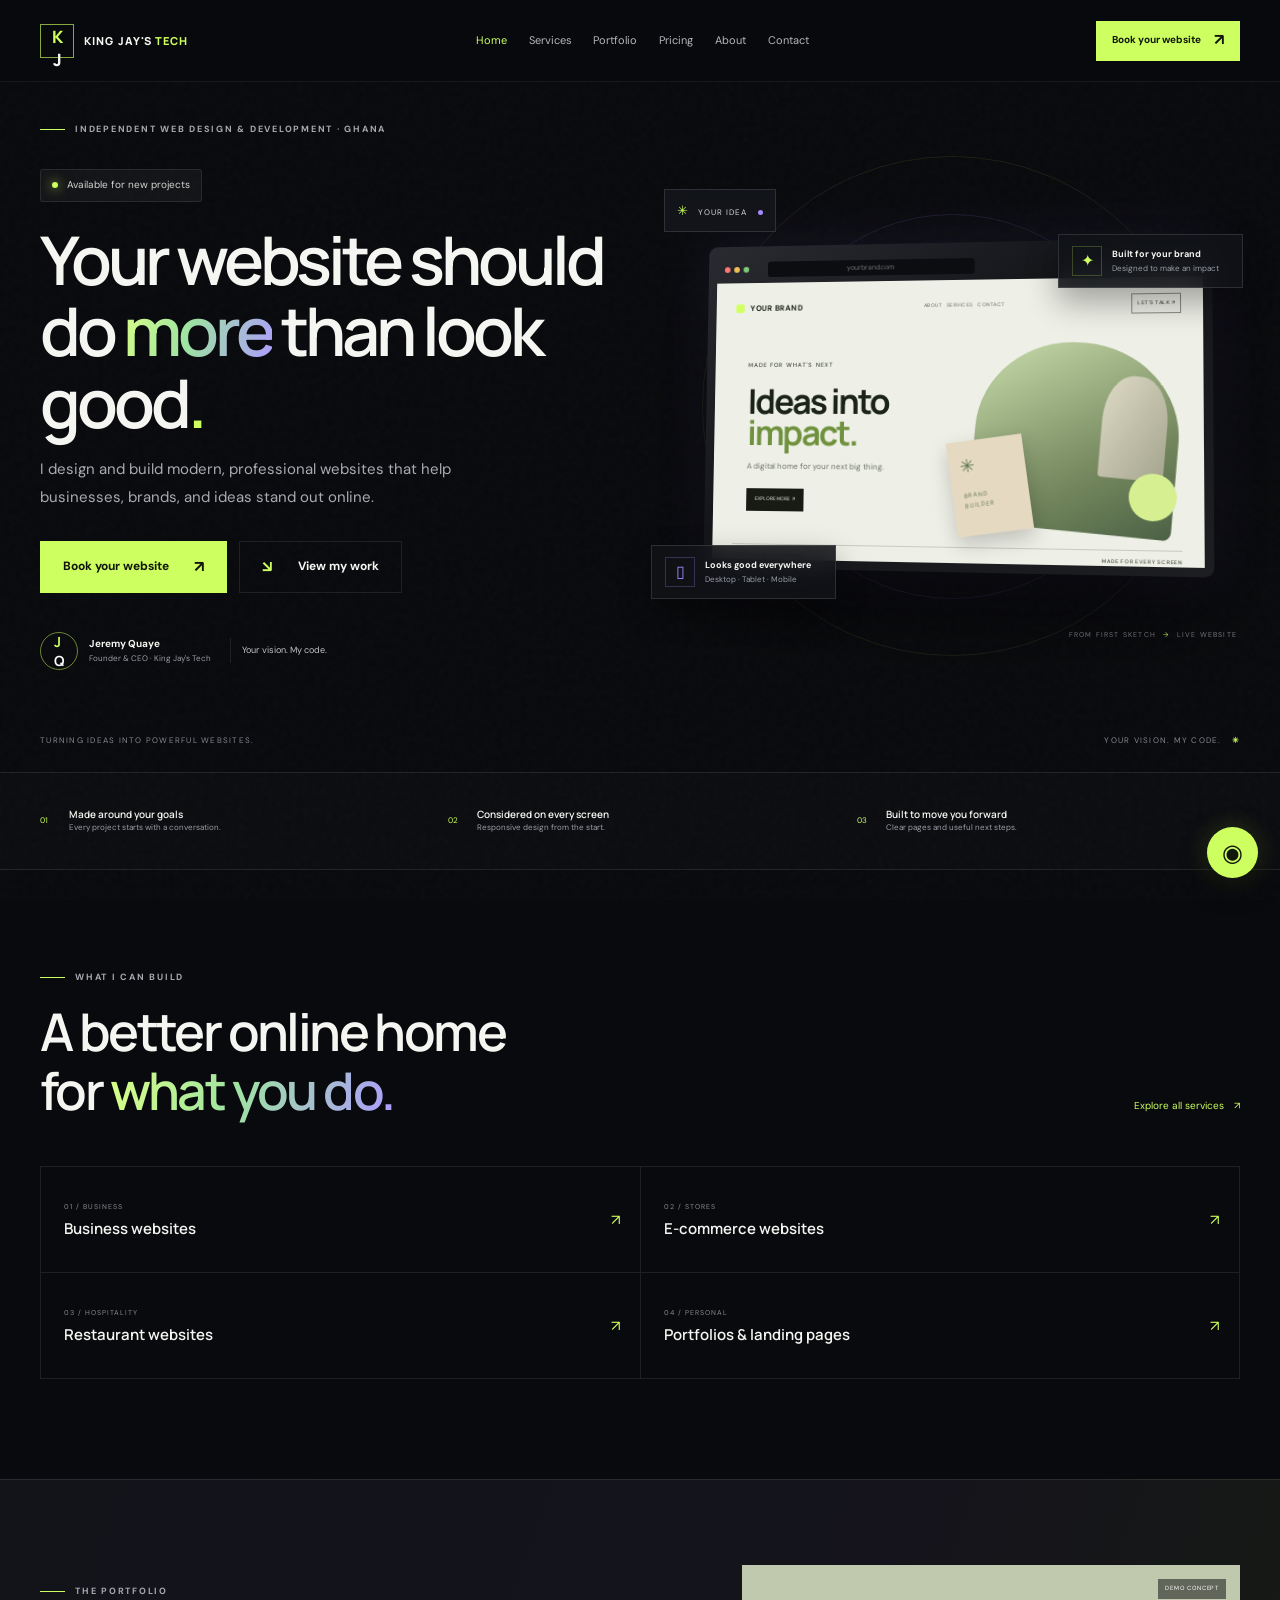
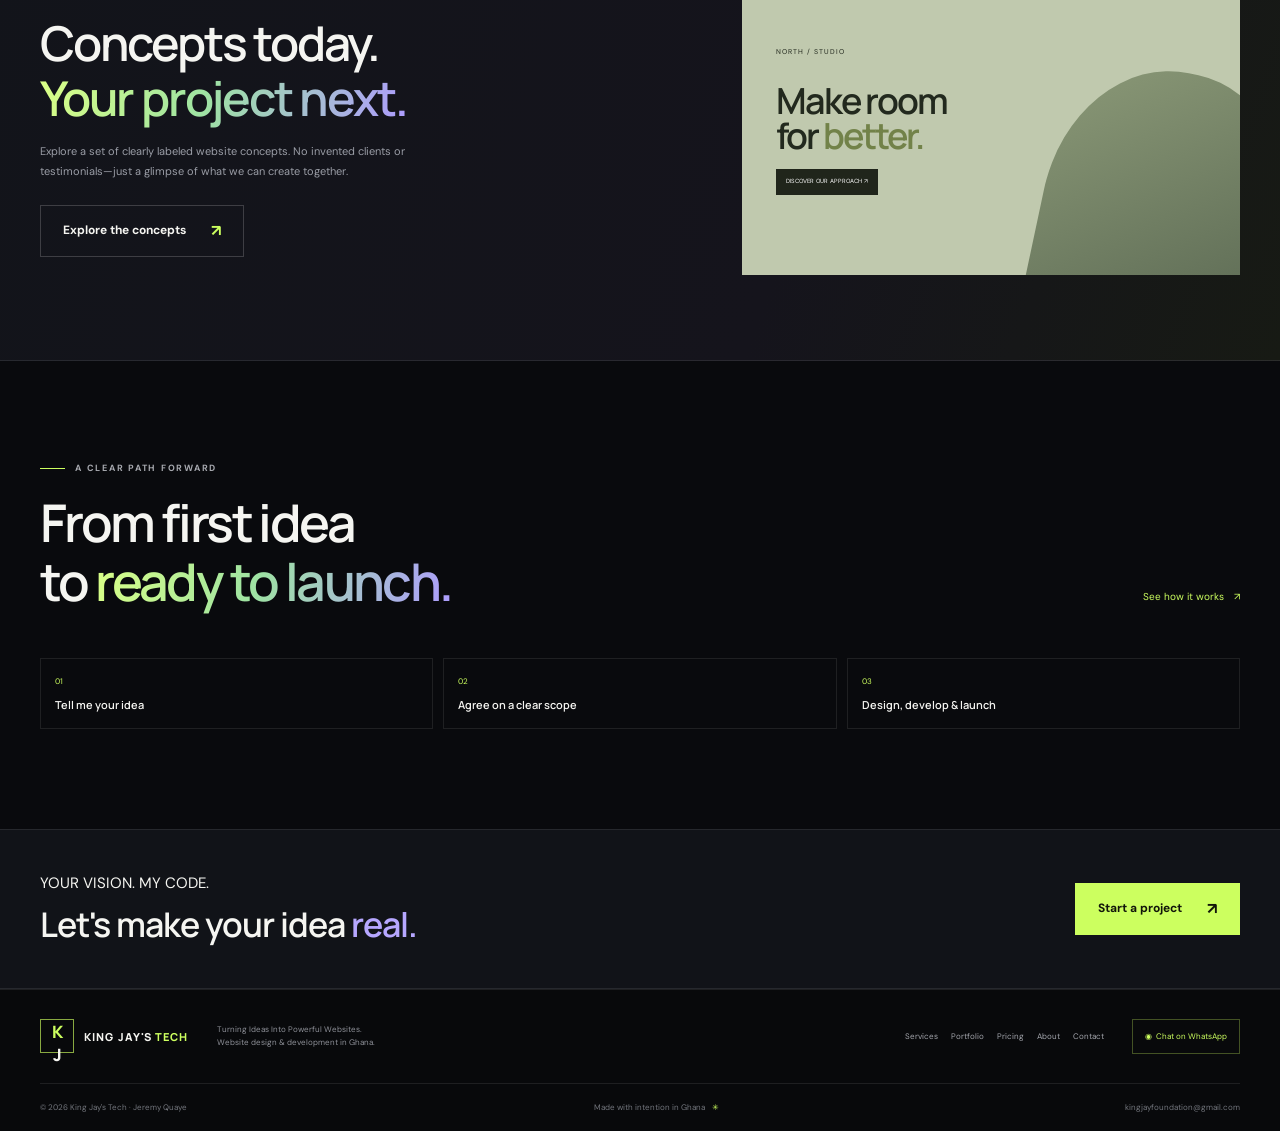
<file: index.html>
<!doctype html>
<html lang="en">
<head>
  <meta charset="utf-8"><meta name="viewport" content="width=device-width, initial-scale=1"><meta name="theme-color" content="#090a0d">
  <meta name="description" content="King Jay's Tech creates modern, professional websites for businesses, brands and ideas in Ghana.">
  <meta property="og:title" content="King Jay's Tech | Websites made for what's next"><meta property="og:description" content="Website design and development by Jeremy Quaye in Ghana.">
  <title>King Jay's Tech | Website Design & Development in Ghana</title>
  <link rel="preconnect" href="https://fonts.googleapis.com"><link rel="preconnect" href="https://fonts.gstatic.com" crossorigin>
  <link href="https://fonts.googleapis.com/css2?family=DM+Sans:wght@400;500;600;700&family=Manrope:wght@400;500;600;700;800&display=swap" rel="stylesheet"><link rel="stylesheet" href="styles.css">
  <script type="application/ld+json">{"@context":"https://schema.org","@type":"ProfessionalService","name":"King Jay's Tech","founder":"Jeremy Quaye","areaServed":"Ghana","email":"kingjayfoundation@gmail.com","telephone":"+233554235178","description":"Website design and development for businesses, creators and organizations."}</script>
</head>
<body>
  <header class="site-header" id="home"><a class="brand" href="index.html" aria-label="King Jay's Tech home"><span class="brand-mark">K<span>J</span></span><span class="brand-name">KING JAY'S <span>TECH</span></span></a>
    <button class="menu-toggle" type="button" aria-label="Open navigation" aria-expanded="false"><span></span><span></span></button>
    <nav class="main-nav" aria-label="Main navigation"><a class="active" href="index.html">Home</a><a href="services.html">Services</a><a href="portfolio.html">Portfolio</a><a href="pricing.html">Pricing</a><a href="about.html">About</a><a href="contact.html">Contact</a></nav>
    <a class="button button-small button-lime header-cta" href="contact.html">Book your website <span>↗</span></a>
  </header>
  <main>
    <section class="home-hero section-wrap">
      <div class="home-hero-copy"><div class="eyebrow"><span class="eyebrow-line"></span> INDEPENDENT WEB DESIGN & DEVELOPMENT · GHANA</div><div class="availability"><i></i> Available for new projects</div>
        <h1>Your website should do <span class="text-gradient">more</span> than look good<span class="lime-dot">.</span></h1>
        <p>I design and build modern, professional websites that help businesses, brands, and ideas stand out online.</p>
        <div class="hero-actions"><a class="button button-lime" href="contact.html">Book your website <span>↗</span></a><a class="button button-quiet" href="portfolio.html"><span class="play-icon">↘</span> View my work</a></div>
        <div class="home-founder"><span class="avatar-initials">J<span>Q</span></span><span><b>Jeremy Quaye</b><small>Founder & CEO · King Jay's Tech</small></span><i></i><em>Your vision. My code.</em></div>
      </div>
      <div class="home-hero-art" aria-label="A preview of a custom website design">
        <div class="art-orbit orbit-outer"></div><div class="art-orbit orbit-inner"></div><div class="idea-chip"><span class="sparkle">✳</span> YOUR IDEA <span class="chip-dot"></span></div>
        <div class="browser-window"><div class="browser-top"><div class="window-dots"><i></i><i></i><i></i></div><div class="address-bar">yourbrand.com</div><span class="browser-menu">•••</span></div><div class="mini-site"><div class="mini-nav"><b><span class="mini-logo"></span> YOUR BRAND</b><span>ABOUT &nbsp; SERVICES &nbsp; CONTACT</span><i>LET'S TALK ↗</i></div><div class="mini-content"><div class="mini-copy"><span>MADE FOR WHAT'S NEXT</span><strong>Ideas into<br><em>impact.</em></strong><p>A digital home for your next big thing.</p><i>EXPLORE MORE&nbsp; ↗</i></div><div class="mini-visual"><div class="visual-shape"></div><div class="visual-card">✳<span>BRAND<br>BUILDER</span></div><div class="visual-orb"></div></div></div><div class="mini-bottom"><span>DESIGNED WITH PURPOSE</span><span>MADE FOR EVERY SCREEN</span></div></div></div>
        <div class="floating-note note-live"><span class="live-icon">✦</span><div><b>Built for your brand</b><small>Designed to make an impact</small></div></div><div class="floating-note note-mobile"><span class="phone-icon">▯</span><div><b>Looks good everywhere</b><small>Desktop · Tablet · Mobile</small></div></div>
        <div class="idea-caption">FROM FIRST SKETCH <span>→</span> LIVE WEBSITE</div>
      </div>
      <div class="home-hero-foot"><span>TURNING IDEAS INTO POWERFUL WEBSITES.</span><span>YOUR VISION. MY CODE. <b>✳</b></span></div>
    </section>
    <section class="home-highlights"><div class="section-wrap highlight-row"><div><span>01</span><b>Made around your goals</b><small>Every project starts with a conversation.</small></div><div><span>02</span><b>Considered on every screen</b><small>Responsive design from the start.</small></div><div><span>03</span><b>Built to move you forward</b><small>Clear pages and useful next steps.</small></div></div></section>
    <section class="section-wrap home-section"><div class="section-heading"><div><div class="eyebrow"><span class="eyebrow-line"></span> WHAT I CAN BUILD</div><h2>A better online home<br>for <span class="text-gradient">what you do.</span></h2></div><a class="text-link" href="services.html">Explore all services <span>↗</span></a></div>
      <div class="home-service-grid"><a href="services.html" class="home-service"><span>01 / BUSINESS</span><b>Business websites</b><i>↗</i></a><a href="services.html" class="home-service"><span>02 / STORES</span><b>E-commerce websites</b><i>↗</i></a><a href="services.html" class="home-service"><span>03 / HOSPITALITY</span><b>Restaurant websites</b><i>↗</i></a><a href="services.html" class="home-service"><span>04 / PERSONAL</span><b>Portfolios & landing pages</b><i>↗</i></a></div>
    </section>
    <section class="home-work-band"><div class="section-wrap home-work-inner"><div><div class="eyebrow"><span class="eyebrow-line"></span> THE PORTFOLIO</div><h2>Concepts today.<br><span class="text-gradient">Your project next.</span></h2><p>Explore a set of clearly labeled website concepts. No invented clients or testimonials—just a glimpse of what we can create together.</p><a class="button button-outline" href="portfolio.html">Explore the concepts <span>↗</span></a></div><a class="feature-concept" href="portfolio.html"><span class="concept-ribbon">DEMO CONCEPT</span><div class="concept-orb"></div><div class="concept-type">NORTH / STUDIO</div><strong>Make room<br>for <em>better.</em></strong><span class="concept-cta">DISCOVER OUR APPROACH ↗</span></a></div></section>
    <section class="section-wrap home-steps"><div class="section-heading"><div><div class="eyebrow"><span class="eyebrow-line"></span> A CLEAR PATH FORWARD</div><h2>From first idea<br>to <span class="text-gradient">ready to launch.</span></h2></div><a class="text-link" href="about.html#process">See how it works <span>↗</span></a></div><div class="home-step-list"><span>01 <b>Tell me your idea</b></span><span>02 <b>Agree on a clear scope</b></span><span>03 <b>Design, develop & launch</b></span></div></section>
    <section class="home-cta-band"><div class="section-wrap"><div><span>YOUR VISION. MY CODE.</span><h2>Let's make your idea <em>real.</em></h2></div><a class="button button-lime" href="contact.html">Start a project <span>↗</span></a></div></section>
  </main>
  <footer class="site-footer"><div class="section-wrap footer-main"><a class="brand" href="index.html"><span class="brand-mark">K<span>J</span></span><span class="brand-name">KING JAY'S <span>TECH</span></span></a><p>Turning Ideas Into Powerful Websites.<br>Website design & development in Ghana.</p><div class="footer-links"><a href="services.html">Services</a><a href="portfolio.html">Portfolio</a><a href="pricing.html">Pricing</a><a href="about.html">About</a><a href="contact.html">Contact</a></div><a class="footer-whatsapp" href="https://wa.me/233538858495?text=Hello%20Jeremy%2C%20I%20found%20King%20Jay%27s%20Tech%20and%20I%27m%20interested%20in%20getting%20a%20website.%20I%27d%20like%20to%20discuss%20my%20project." target="_blank" rel="noopener noreferrer">◉ &nbsp;Chat on WhatsApp</a></div><div class="section-wrap footer-bottom"><span>© <span id="current-year"></span> King Jay's Tech · Jeremy Quaye</span><span>Made with intention in Ghana <i>✳</i></span><a href="mailto:kingjayfoundation@gmail.com">kingjayfoundation@gmail.com</a></div></footer>
  <a class="floating-whatsapp" href="https://wa.me/233538858495?text=Hello%20Jeremy%2C%20I%20found%20King%20Jay%27s%20Tech%20and%20I%27m%20interested%20in%20getting%20a%20website.%20I%27d%20like%20to%20discuss%20my%20project." target="_blank" rel="noopener noreferrer" aria-label="Chat with Jeremy on WhatsApp"><span>◉</span><small>Let's chat</small></a><script src="app.js"></script>
</body></html>
</file>
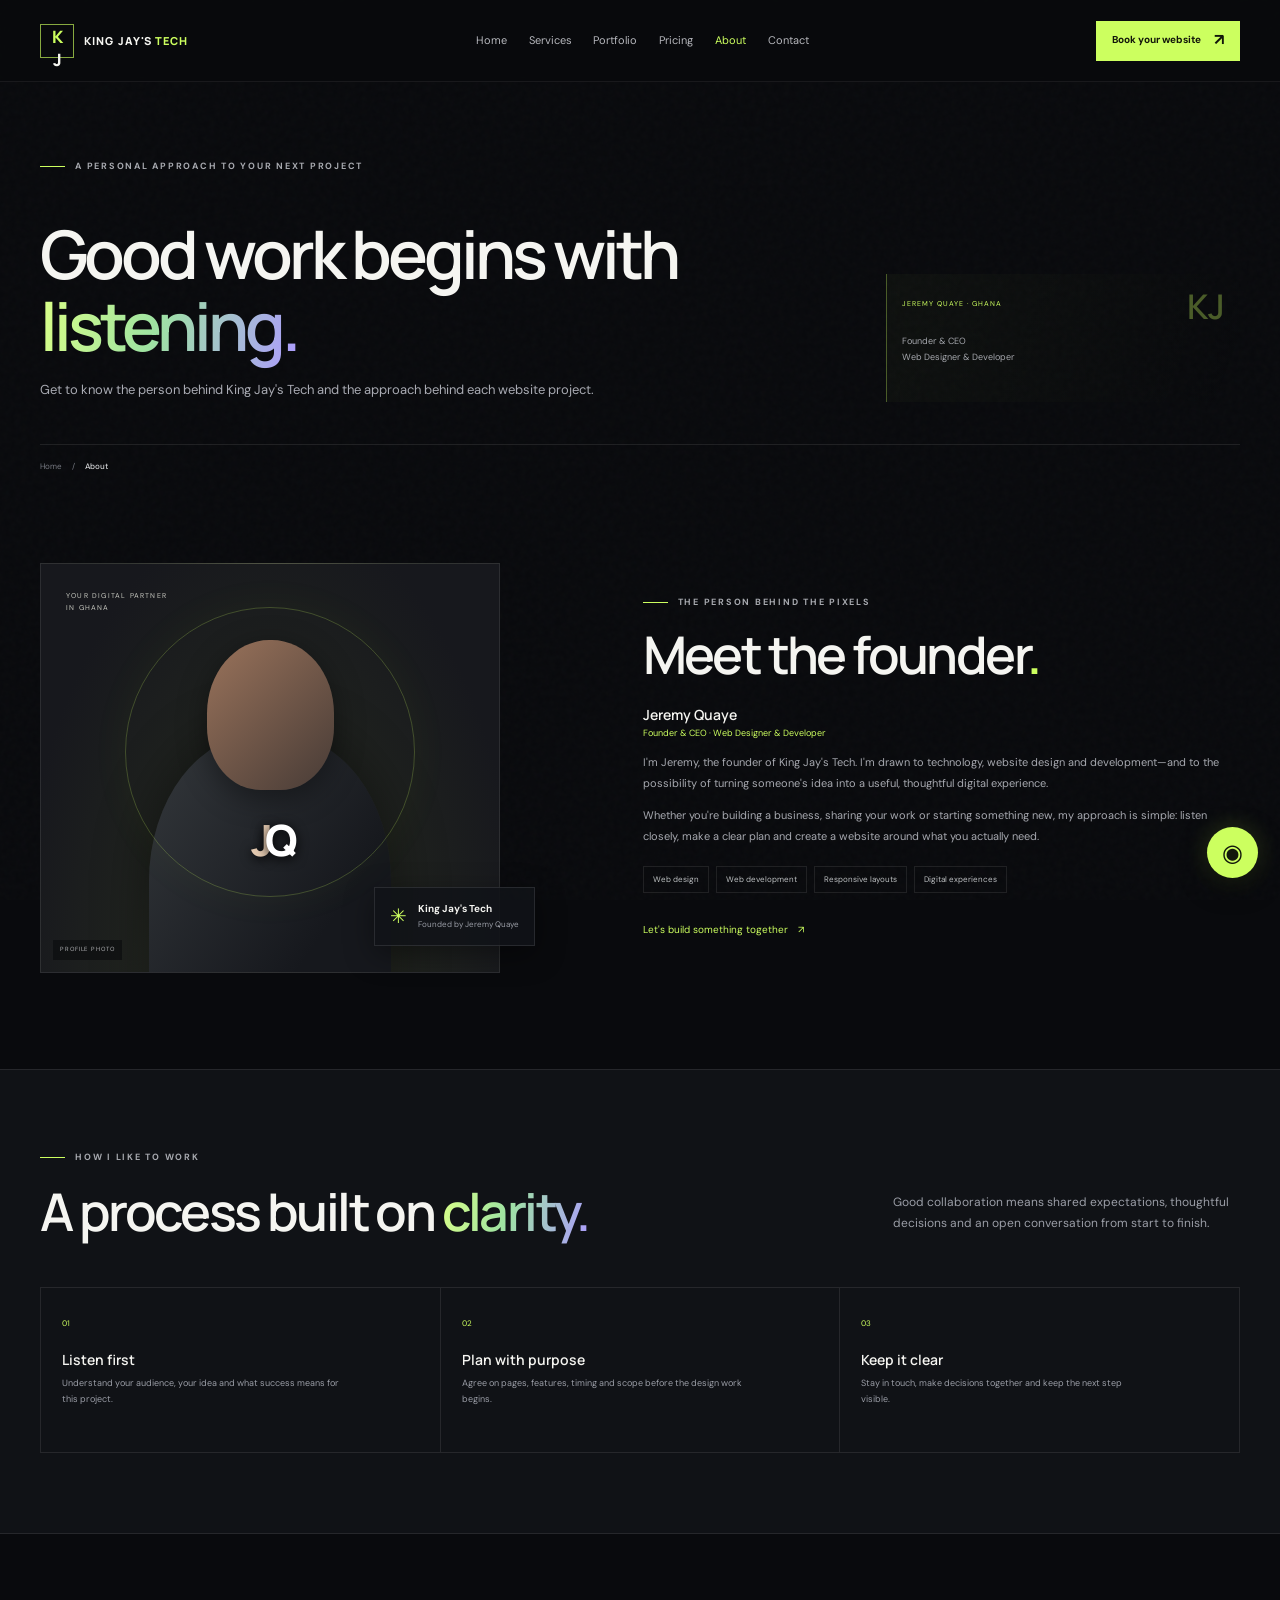
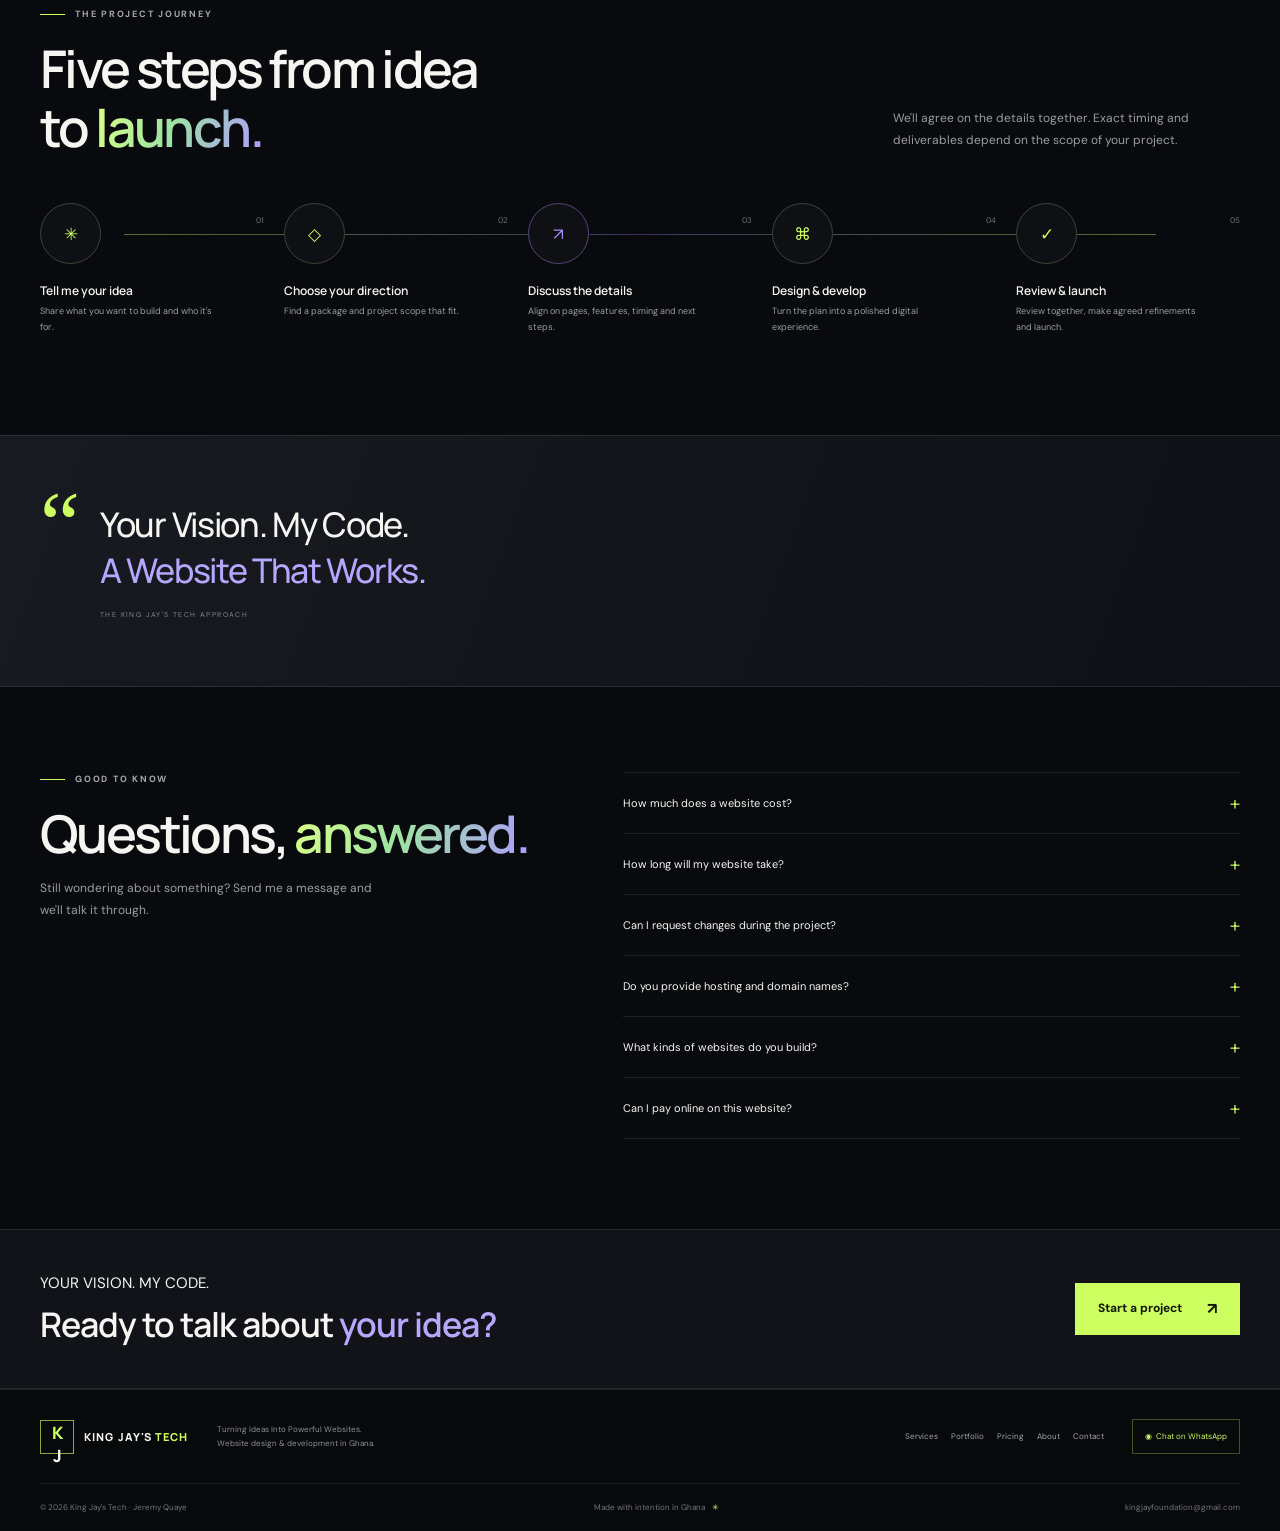
<file: about.html>
<!doctype html>
<html lang="en"><head><meta charset="utf-8"><meta name="viewport" content="width=device-width, initial-scale=1"><meta name="theme-color" content="#090a0d"><meta name="description" content="Meet Jeremy Quaye, founder of King Jay's Tech, designing and developing websites in Ghana."><title>About Jeremy Quaye | King Jay's Tech</title><link rel="preconnect" href="https://fonts.googleapis.com"><link rel="preconnect" href="https://fonts.gstatic.com" crossorigin><link href="https://fonts.googleapis.com/css2?family=DM+Sans:wght@400;500;600;700&family=Manrope:wght@400;500;600;700;800&display=swap" rel="stylesheet"><link rel="stylesheet" href="styles.css"></head>
<body><header class="site-header"><a class="brand" href="index.html"><span class="brand-mark">K<span>J</span></span><span class="brand-name">KING JAY'S <span>TECH</span></span></a><button class="menu-toggle" type="button" aria-label="Open navigation" aria-expanded="false"><span></span><span></span></button><nav class="main-nav" aria-label="Main navigation"><a href="index.html">Home</a><a href="services.html">Services</a><a href="portfolio.html">Portfolio</a><a href="pricing.html">Pricing</a><a class="active" href="about.html">About</a><a href="contact.html">Contact</a></nav><a class="button button-small button-lime header-cta" href="contact.html">Book your website <span>↗</span></a></header>
<main><section class="inner-hero section-wrap"><div class="eyebrow"><span class="eyebrow-line"></span> A PERSONAL APPROACH TO YOUR NEXT PROJECT</div><div class="inner-hero-grid"><div><h1>Good work begins with <span class="text-gradient">listening.</span></h1><p>Get to know the person behind King Jay's Tech and the approach behind each website project.</p></div><div class="page-hero-aside"><span>JEREMY QUAYE · GHANA</span><div class="aside-mark">KJ</div><small>Founder & CEO<br>Web Designer & Developer</small></div></div><div class="breadcrumb"><a href="index.html">Home</a><span>/</span><b>About</b></div></section>
<section class="section-wrap page-section founder-page"><div class="founder-visual"><div class="portrait-frame"><div class="portrait-orbit"></div><div class="portrait-initials">J<span>Q</span></div><span class="portrait-caption">YOUR DIGITAL PARTNER<br>IN GHANA</span><span class="portrait-placeholder">PROFILE PHOTO</span></div><div class="founder-badge"><span>✳</span><div><b>King Jay's Tech</b><small>Founded by Jeremy Quaye</small></div></div></div><div class="about-copy"><div class="eyebrow"><span class="eyebrow-line"></span> THE PERSON BEHIND THE PIXELS</div><h2>Meet the founder<span class="lime-dot">.</span></h2><h3>Jeremy Quaye <span>Founder & CEO · Web Designer & Developer</span></h3><p>I'm Jeremy, the founder of King Jay's Tech. I'm drawn to technology, website design and development—and to the possibility of turning someone's idea into a useful, thoughtful digital experience.</p><p>Whether you're building a business, sharing your work or starting something new, my approach is simple: listen closely, make a clear plan and create a website around what you actually need.</p><div class="skills-row"><span>Web design</span><span>Web development</span><span>Responsive layouts</span><span>Digital experiences</span></div><a class="text-link" href="contact.html">Let's build something together <span>↗</span></a></div></section>
<section class="founder-values"><div class="section-wrap"><div class="section-heading"><div><div class="eyebrow"><span class="eyebrow-line"></span> HOW I LIKE TO WORK</div><h2>A process built on <span class="text-gradient">clarity.</span></h2></div><p>Good collaboration means shared expectations, thoughtful decisions and an open conversation from start to finish.</p></div><div class="value-grid"><article><span>01</span><h3>Listen first</h3><p>Understand your audience, your idea and what success means for this project.</p></article><article><span>02</span><h3>Plan with purpose</h3><p>Agree on pages, features, timing and scope before the design work begins.</p></article><article><span>03</span><h3>Keep it clear</h3><p>Stay in touch, make decisions together and keep the next step visible.</p></article></div></div></section>
<section class="section-wrap page-section" id="process"><div class="section-heading"><div><div class="eyebrow"><span class="eyebrow-line"></span> THE PROJECT JOURNEY</div><h2>Five steps from idea<br>to <span class="text-gradient">launch.</span></h2></div><p>We'll agree on the details together. Exact timing and deliverables depend on the scope of your project.</p></div><div class="process-steps"><article><span class="process-index">01</span><span class="process-icon">✳</span><h3>Tell me your idea</h3><p>Share what you want to build and who it's for.</p></article><article><span class="process-index">02</span><span class="process-icon">◇</span><h3>Choose your direction</h3><p>Find a package and project scope that fit.</p></article><article><span class="process-index">03</span><span class="process-icon">↗</span><h3>Discuss the details</h3><p>Align on pages, features, timing and next steps.</p></article><article><span class="process-index">04</span><span class="process-icon">⌘</span><h3>Design & develop</h3><p>Turn the plan into a polished digital experience.</p></article><article><span class="process-index">05</span><span class="process-icon">✓</span><h3>Review & launch</h3><p>Review together, make agreed refinements and launch.</p></article></div></section>
<section class="founder-quote"><div class="section-wrap"><span>“</span><p>Your Vision. My Code.<br><em>A Website That Works.</em></p><small>THE KING JAY'S TECH APPROACH</small></div></section>
<section class="section-wrap page-section faq-section about-faq" id="faq"><div class="section-heading"><div><div class="eyebrow"><span class="eyebrow-line"></span> GOOD TO KNOW</div><h2>Questions, <span class="text-gradient">answered.</span></h2></div><p>Still wondering about something? Send me a message and we'll talk it through.</p></div><div class="faq-list"><details><summary>How much does a website cost?<span>+</span></summary><p>Every project is different. I'll review the details and confirm a quote before any work begins. This website does not display invented or automatically calculated prices.</p></details><details><summary>How long will my website take?<span>+</span></summary><p>Timing depends on the scope, features and how quickly content and feedback are ready. Share your ideal timeline and we'll agree on a realistic schedule.</p></details><details><summary>Can I request changes during the project?<span>+</span></summary><p>Yes. We'll agree on review points and how revisions are handled as part of your project scope before work starts.</p></details><details><summary>Do you provide hosting and domain names?<span>+</span></summary><p>Hosting and domains can be discussed during planning. Ownership, provider costs and ongoing responsibilities will be made clear before anything is set up.</p></details><details><summary>What kinds of websites do you build?<span>+</span></summary><p>Business, restaurant, e-commerce, portfolio, startup, landing page, organization and custom websites, as well as redesigns.</p></details><details><summary>Can I pay online on this website?<span>+</span></summary><p>Online payment processing is not currently connected. Payment milestones and accepted methods are agreed directly before the project begins.</p></details></div></section>
<section class="home-cta-band"><div class="section-wrap"><div><span>YOUR VISION. MY CODE.</span><h2>Ready to talk about <em>your idea?</em></h2></div><a class="button button-lime" href="contact.html">Start a project <span>↗</span></a></div></section></main>
<footer class="site-footer"><div class="section-wrap footer-main"><a class="brand" href="index.html"><span class="brand-mark">K<span>J</span></span><span class="brand-name">KING JAY'S <span>TECH</span></span></a><p>Turning Ideas Into Powerful Websites.<br>Website design & development in Ghana.</p><div class="footer-links"><a href="services.html">Services</a><a href="portfolio.html">Portfolio</a><a href="pricing.html">Pricing</a><a href="about.html">About</a><a href="contact.html">Contact</a></div><a class="footer-whatsapp" href="https://wa.me/233538858495" target="_blank" rel="noopener noreferrer">◉ &nbsp;Chat on WhatsApp</a></div><div class="section-wrap footer-bottom"><span>© <span id="current-year"></span> King Jay's Tech · Jeremy Quaye</span><span>Made with intention in Ghana <i>✳</i></span><a href="mailto:kingjayfoundation@gmail.com">kingjayfoundation@gmail.com</a></div></footer><a class="floating-whatsapp" href="https://wa.me/233538858495" target="_blank" rel="noopener noreferrer" aria-label="Chat on WhatsApp"><span>◉</span><small>Let's chat</small></a><script src="app.js"></script></body></html>
</file>
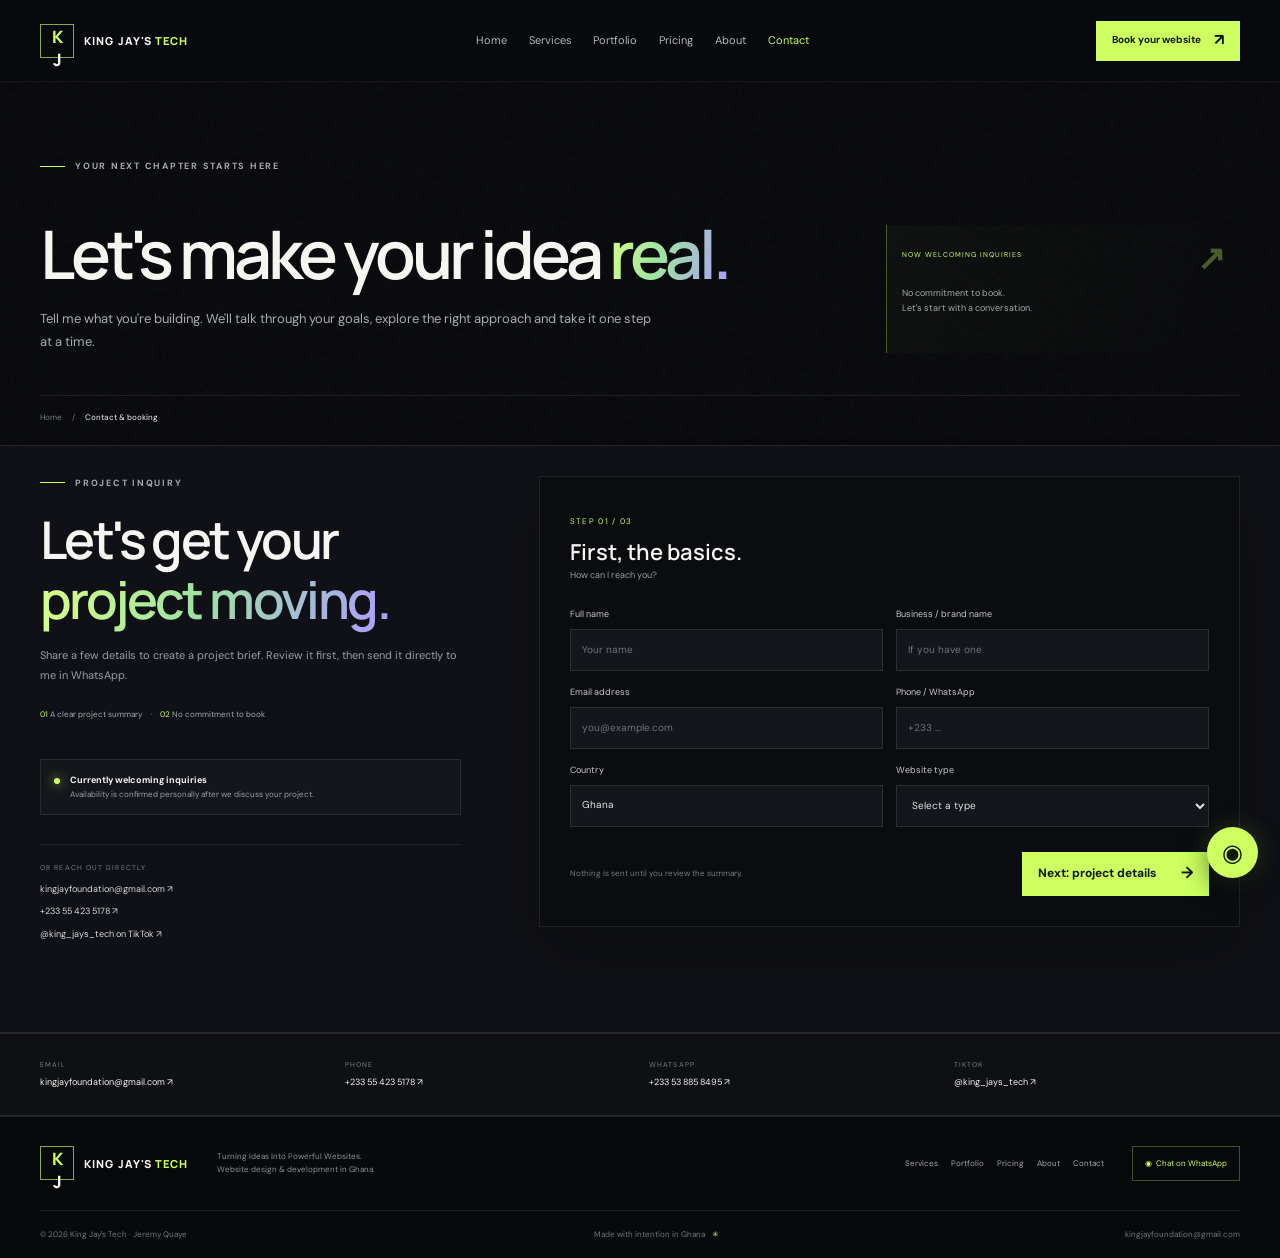
<file: contact.html>
<!doctype html>
<html lang="en"><head><meta charset="utf-8"><meta name="viewport" content="width=device-width, initial-scale=1"><meta name="theme-color" content="#090a0d"><meta name="description" content="Start a website project with Jeremy Quaye at King Jay's Tech in Ghana."><title>Start a Website Project | King Jay's Tech</title><link rel="preconnect" href="https://fonts.googleapis.com"><link rel="preconnect" href="https://fonts.gstatic.com" crossorigin><link href="https://fonts.googleapis.com/css2?family=DM+Sans:wght@400;500;600;700&family=Manrope:wght@400;500;600;700;800&display=swap" rel="stylesheet"><link rel="stylesheet" href="styles.css"></head>
<body><header class="site-header"><a class="brand" href="index.html"><span class="brand-mark">K<span>J</span></span><span class="brand-name">KING JAY'S <span>TECH</span></span></a><button class="menu-toggle" type="button" aria-label="Open navigation" aria-expanded="false"><span></span><span></span></button><nav class="main-nav" aria-label="Main navigation"><a href="index.html">Home</a><a href="services.html">Services</a><a href="portfolio.html">Portfolio</a><a href="pricing.html">Pricing</a><a href="about.html">About</a><a class="active" href="contact.html">Contact</a></nav><a class="button button-small button-lime header-cta" href="#project-form">Book your website <span>↗</span></a></header>
<main><section class="inner-hero section-wrap"><div class="eyebrow"><span class="eyebrow-line"></span> YOUR NEXT CHAPTER STARTS HERE</div><div class="inner-hero-grid"><div><h1>Let's make your idea <span class="text-gradient">real.</span></h1><p>Tell me what you're building. We'll talk through your goals, explore the right approach and take it one step at a time.</p></div><div class="page-hero-aside"><span>NOW WELCOMING INQUIRIES</span><div class="aside-mark">↗</div><small>No commitment to book.<br>Let's start with a conversation.</small></div></div><div class="breadcrumb"><a href="index.html">Home</a><span>/</span><b>Contact & booking</b></div></section>
<section class="booking-section contact-booking" id="project-form"><div class="section-wrap booking-layout"><div class="booking-intro"><div class="eyebrow"><span class="eyebrow-line"></span> PROJECT INQUIRY</div><h2>Let's get your<br><span class="text-gradient">project moving.</span></h2><p>Share a few details to create a project brief. Review it first, then send it directly to me in WhatsApp.</p><div class="booking-trust"><span>01</span> A clear project summary <span class="trust-separator">·</span><span>02</span> No commitment to book</div><div class="availability-card"><i></i><div><b>Currently welcoming inquiries</b><small>Availability is confirmed personally after we discuss your project.</small></div></div><div class="direct-contact"><span>OR REACH OUT DIRECTLY</span><a href="mailto:kingjayfoundation@gmail.com">kingjayfoundation@gmail.com ↗</a><a href="tel:+233554235178">+233 55 423 5178 ↗</a><a href="https://www.tiktok.com/@king_jays_tech" target="_blank" rel="noopener noreferrer">@king_jays_tech on TikTok ↗</a></div></div>
<form id="booking-form" class="booking-form"><input type="hidden" name="package"><div class="booking-step active" data-step="1"><div class="form-step-heading"><span>STEP 01 / 03</span><h3>First, the basics.</h3><p>How can I reach you?</p></div><div class="input-grid"><label>Full name<input name="name" autocomplete="name" placeholder="Your name" required></label><label>Business / brand name<input name="business" placeholder="If you have one"></label><label>Email address<input name="email" type="email" autocomplete="email" placeholder="you@example.com" required></label><label>Phone / WhatsApp<input name="phone" type="tel" autocomplete="tel" placeholder="+233 ..." required></label><label>Country<input name="country" autocomplete="country-name" placeholder="Ghana" value="Ghana"></label><label>Website type<select name="type" id="booking-type" required><option value="">Select a type</option><option>Business website</option><option>Restaurant website</option><option>E-commerce website</option><option>Personal portfolio</option><option>Startup website</option><option>Landing page</option><option>Organization website</option><option>Website redesign</option><option>Custom website</option></select></label></div><div class="step-actions"><span>Nothing is sent until you review the summary.</span><button class="button button-lime next-step" type="button">Next: project details <span>→</span></button></div></div>
<div class="booking-step" data-step="2"><div class="form-step-heading"><span>STEP 02 / 03</span><h3>Tell me what you need.</h3><p>The more context, the better our first conversation.</p></div><div class="input-grid"><label>Approx. number of pages<select name="pages"><option>Not sure yet</option><option>1–3 pages</option><option>4–6 pages</option><option>7–10 pages</option><option>10+ pages</option></select></label><label>Budget range<select name="budget"><option>Prefer to discuss</option><option>Under GHS 2,000</option><option>GHS 2,000–5,000</option><option>GHS 5,000–10,000</option><option>Over GHS 10,000</option></select></label><label>Desired completion date<input name="date" type="date"></label><label>Reference websites<input name="references" placeholder="Links you like (optional)"></label></div><fieldset class="booking-features"><legend>Features you may need</legend><div class="feature-picks"><label><input type="checkbox" name="features" value="Contact form"> Contact form</label><label><input type="checkbox" name="features" value="WhatsApp"> WhatsApp</label><label><input type="checkbox" name="features" value="Gallery"> Gallery</label><label><input type="checkbox" name="features" value="Booking system"> Booking system</label><label><input type="checkbox" name="features" value="E-commerce"> E-commerce</label><label><input type="checkbox" name="features" value="SEO"> SEO setup</label></div></fieldset><label class="full-label">What exactly do you want your website to look like and what should it do?<textarea name="description" rows="4" placeholder="Tell me about your idea, audience, style and what visitors should be able to do…" required></textarea></label><div class="step-actions"><button class="button button-quiet previous-step" type="button">← Back</button><button class="button button-lime next-step" type="button">Review my brief <span>→</span></button></div></div>
<div class="booking-step" data-step="3"><div class="form-step-heading"><span>STEP 03 / 03</span><h3>Your project brief.</h3><p>Review your details, then send them to me on WhatsApp.</p></div><div class="summary-box" id="project-summary"></div><p class="privacy-note">This site does not store your details. WhatsApp will open with your brief; review it and tap send to submit.</p><div class="step-actions"><button class="button button-quiet previous-step" type="button">← Edit brief</button><button class="button button-lime" type="submit">Send project brief <span>↗</span></button></div></div>
<div class="booking-confirmation" id="booking-confirmation" hidden><div class="form-step-heading"><span id="confirmation-id">BRIEF READY</span><h3>Your project brief is ready.</h3><p>Your prepared message should open in WhatsApp. Review it and tap send to submit it to Jeremy.</p></div><div class="summary-box"><div class="summary-row"><strong>Next step</strong><span>Send the prepared WhatsApp message to complete your inquiry.</span></div><div class="summary-row"><strong>Data storage</strong><span>This static website does not create a database booking. The message is submitted when you tap send in WhatsApp.</span></div></div><p class="privacy-note">If WhatsApp did not open, <a id="confirmation-whatsapp" target="_blank" rel="noopener noreferrer">open your prepared message here ↗</a>.</p><div class="step-actions"><a class="button button-quiet" href="mailto:kingjayfoundation@gmail.com">Other contact options</a><button class="button button-lime" type="button" id="new-inquiry">Start another inquiry <span>↗</span></button></div></div><div class="form-error" id="form-error" role="alert" hidden></div></form></div></section>
<section class="contact-details-band"><div class="section-wrap contact-band-grid"><div><span>EMAIL</span><a href="mailto:kingjayfoundation@gmail.com">kingjayfoundation@gmail.com ↗</a></div><div><span>PHONE</span><a href="tel:+233554235178">+233 55 423 5178 ↗</a></div><div><span>WHATSAPP</span><a href="https://wa.me/233538858495" target="_blank" rel="noopener noreferrer">+233 53 885 8495 ↗</a></div><div><span>TIKTOK</span><a href="https://www.tiktok.com/@king_jays_tech" target="_blank" rel="noopener noreferrer">@king_jays_tech ↗</a></div></div></section></main>
<footer class="site-footer"><div class="section-wrap footer-main"><a class="brand" href="index.html"><span class="brand-mark">K<span>J</span></span><span class="brand-name">KING JAY'S <span>TECH</span></span></a><p>Turning Ideas Into Powerful Websites.<br>Website design & development in Ghana.</p><div class="footer-links"><a href="services.html">Services</a><a href="portfolio.html">Portfolio</a><a href="pricing.html">Pricing</a><a href="about.html">About</a><a href="contact.html">Contact</a></div><a class="footer-whatsapp" href="https://wa.me/233538858495?text=Hello%20Jeremy%2C%20I%20found%20King%20Jay%27s%20Tech%20and%20I%27m%20interested%20in%20getting%20a%20website.%20I%27d%20like%20to%20discuss%20my%20project." target="_blank" rel="noopener noreferrer">◉ &nbsp;Chat on WhatsApp</a></div><div class="section-wrap footer-bottom"><span>© <span id="current-year"></span> King Jay's Tech · Jeremy Quaye</span><span>Made with intention in Ghana <i>✳</i></span><a href="mailto:kingjayfoundation@gmail.com">kingjayfoundation@gmail.com</a></div></footer><a class="floating-whatsapp" href="https://wa.me/233538858495?text=Hello%20Jeremy%2C%20I%20found%20King%20Jay%27s%20Tech%20and%20I%27m%20interested%20in%20getting%20a%20website.%20I%27d%20like%20to%20discuss%20my%20project." target="_blank" rel="noopener noreferrer" aria-label="Chat with Jeremy on WhatsApp"><span>◉</span><small>Let's chat</small></a><script src="app.js"></script></body></html>
</file>
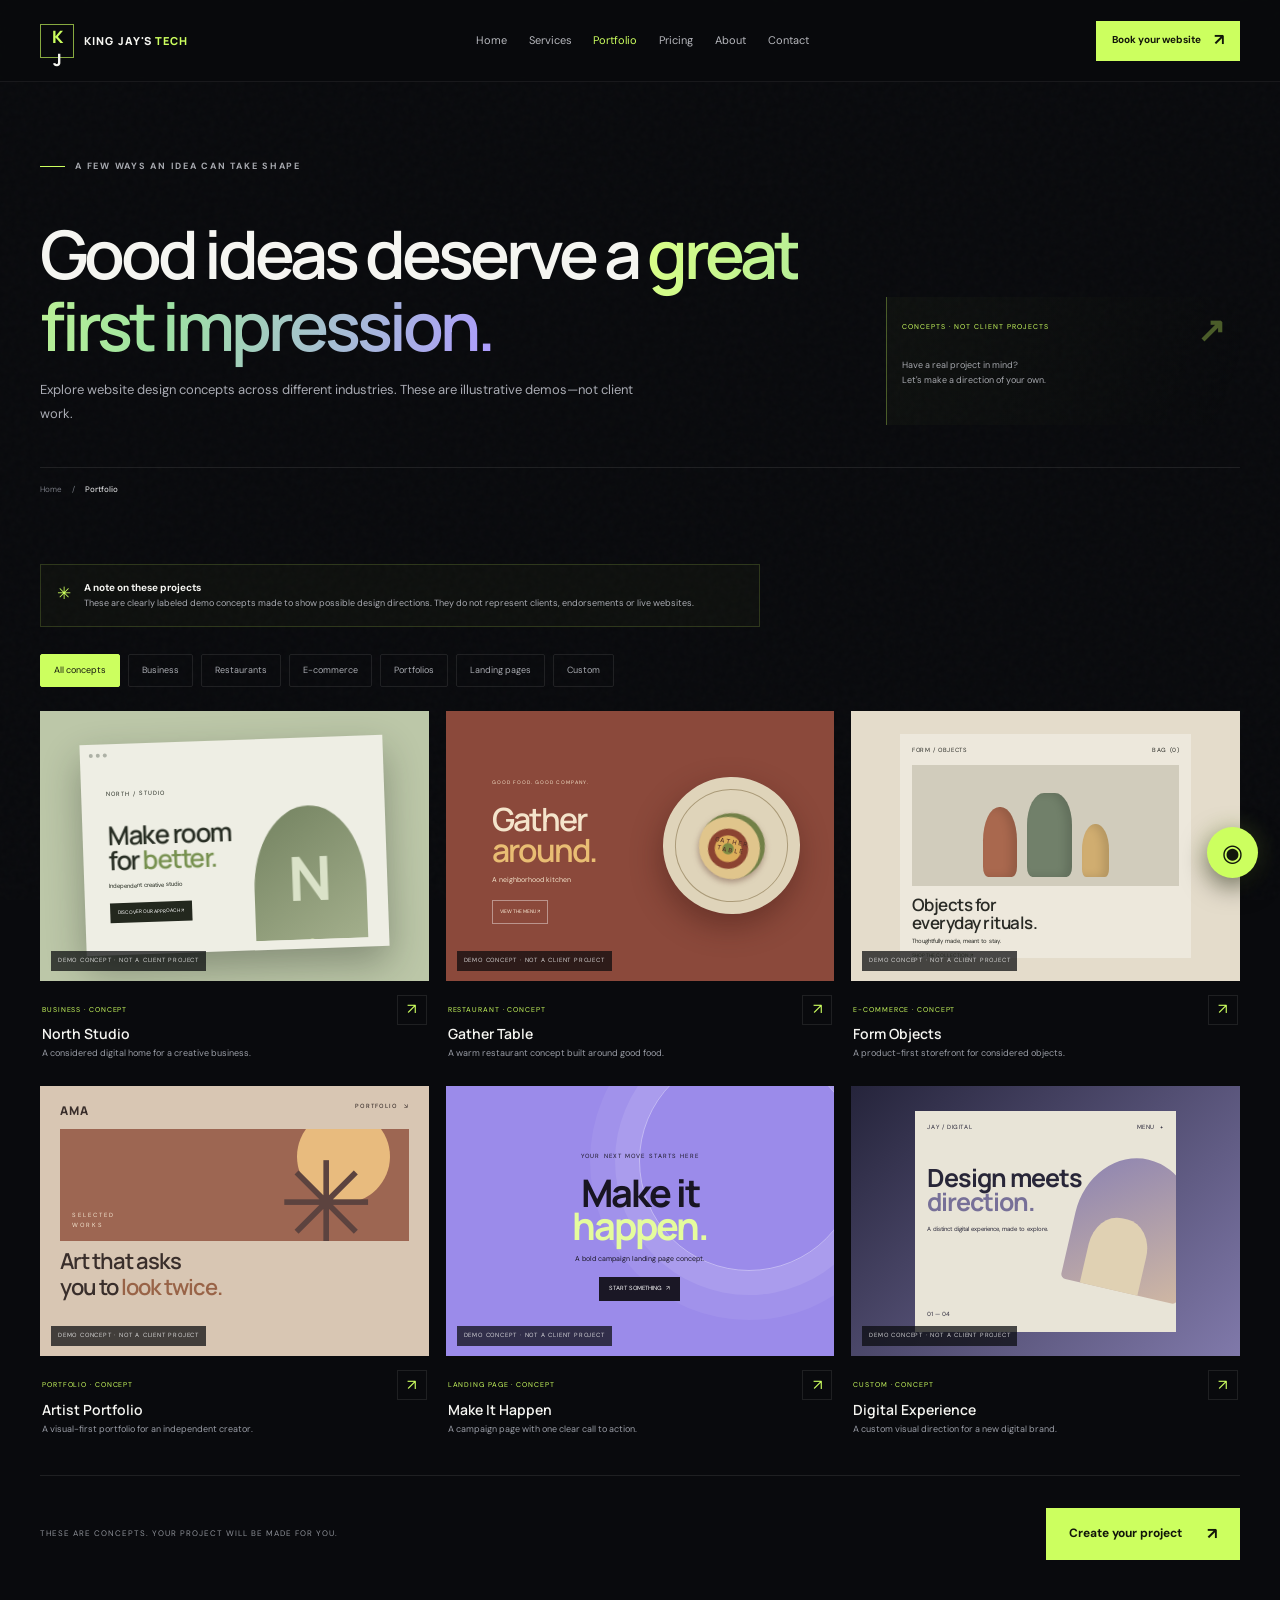
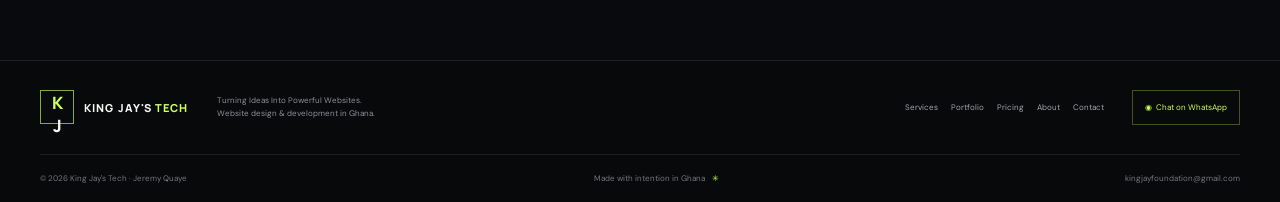
<file: portfolio.html>
<!doctype html>
<html lang="en"><head><meta charset="utf-8"><meta name="viewport" content="width=device-width, initial-scale=1"><meta name="theme-color" content="#090a0d"><meta name="description" content="Explore clearly labeled website design concepts from King Jay's Tech."><title>Portfolio Concepts | King Jay's Tech</title><link rel="preconnect" href="https://fonts.googleapis.com"><link rel="preconnect" href="https://fonts.gstatic.com" crossorigin><link href="https://fonts.googleapis.com/css2?family=DM+Sans:wght@400;500;600;700&family=Manrope:wght@400;500;600;700;800&display=swap" rel="stylesheet"><link rel="stylesheet" href="styles.css"></head>
<body><header class="site-header"><a class="brand" href="index.html"><span class="brand-mark">K<span>J</span></span><span class="brand-name">KING JAY'S <span>TECH</span></span></a><button class="menu-toggle" type="button" aria-label="Open navigation" aria-expanded="false"><span></span><span></span></button><nav class="main-nav" aria-label="Main navigation"><a href="index.html">Home</a><a href="services.html">Services</a><a class="active" href="portfolio.html">Portfolio</a><a href="pricing.html">Pricing</a><a href="about.html">About</a><a href="contact.html">Contact</a></nav><a class="button button-small button-lime header-cta" href="contact.html">Book your website <span>↗</span></a></header>
<main><section class="inner-hero section-wrap"><div class="eyebrow"><span class="eyebrow-line"></span> A FEW WAYS AN IDEA CAN TAKE SHAPE</div><div class="inner-hero-grid"><div><h1>Good ideas deserve a <span class="text-gradient">great first impression.</span></h1><p>Explore website design concepts across different industries. These are illustrative demos—not client work.</p></div><div class="page-hero-aside"><span>CONCEPTS · NOT CLIENT PROJECTS</span><div class="aside-mark">↗</div><small>Have a real project in mind?<br>Let's make a direction of your own.</small></div></div><div class="breadcrumb"><a href="index.html">Home</a><span>/</span><b>Portfolio</b></div></section>
<section class="section-wrap page-section portfolio-page"><div class="portfolio-note"><span>✳</span><p><b>A note on these projects</b><br>These are clearly labeled demo concepts made to show possible design directions. They do not represent clients, endorsements or live websites.</p></div>
<div class="filter-row" role="group" aria-label="Filter portfolio concepts"><button class="filter-button active" type="button" data-filter="all">All concepts</button><button class="filter-button" type="button" data-filter="business">Business</button><button class="filter-button" type="button" data-filter="restaurant">Restaurants</button><button class="filter-button" type="button" data-filter="ecommerce">E-commerce</button><button class="filter-button" type="button" data-filter="portfolio">Portfolios</button><button class="filter-button" type="button" data-filter="landing">Landing pages</button><button class="filter-button" type="button" data-filter="custom">Custom</button></div>
<div class="portfolio-grid">
<article class="project-card" data-category="business"><div class="project-preview preview-north"><div class="preview-browser"><div class="preview-bar"><i></i><i></i><i></i></div><div class="north-site"><span>NORTH / STUDIO</span><b>Make room<br>for <em>better.</em></b><small>Independent creative studio</small><i>DISCOVER OUR APPROACH ↗</i><div class="north-graphic">N<span>+</span></div></div></div><span class="concept-label">DEMO CONCEPT · NOT A CLIENT PROJECT</span></div><div class="project-info"><div><span>BUSINESS · CONCEPT</span><h3>North Studio</h3><p>A considered digital home for a creative business.</p></div><a href="contact.html?service=Business%20website" aria-label="Request a project like North Studio">↗</a></div></article>
<article class="project-card" data-category="restaurant"><div class="project-preview preview-table"><div class="table-copy"><span>GOOD FOOD. GOOD COMPANY.</span><b>Gather<br><em>around.</em></b><small>A neighborhood kitchen</small><button type="button" tabindex="-1">VIEW THE MENU ↗</button></div><div class="plate"><div class="plate-food"></div><span>GATHER<br>TABLE</span></div><span class="concept-label">DEMO CONCEPT · NOT A CLIENT PROJECT</span></div><div class="project-info"><div><span>RESTAURANT · CONCEPT</span><h3>Gather Table</h3><p>A warm restaurant concept built around good food.</p></div><a href="contact.html?service=Restaurant%20website" aria-label="Request a restaurant website">↗</a></div></article>
<article class="project-card" data-category="ecommerce"><div class="project-preview preview-form"><div class="form-shop"><div class="shop-head"><span>FORM / OBJECTS</span><span>BAG (0)</span></div><div class="form-art"><div class="vase vase-one"></div><div class="vase vase-two"></div><div class="vase vase-three"></div></div><b>Objects for<br>everyday rituals.</b><small>Thoughtfully made, meant to stay.</small><i>SHOP THE COLLECTION&nbsp; ↗</i></div><span class="concept-label">DEMO CONCEPT · NOT A CLIENT PROJECT</span></div><div class="project-info"><div><span>E-COMMERCE · CONCEPT</span><h3>Form Objects</h3><p>A product-first storefront for considered objects.</p></div><a href="contact.html?service=E-commerce%20website" aria-label="Request an e-commerce website">↗</a></div></article>
<article class="project-card" data-category="portfolio"><div class="project-preview preview-artist"><div class="artist-head">AMA <span>PORTFOLIO&nbsp; ↘</span></div><div class="artist-art"><div class="artist-sun"></div><div class="artist-bloom">✳</div><i>SELECTED<br>WORKS</i></div><b>Art that asks<br>you to <em>look twice.</em></b><span class="concept-label">DEMO CONCEPT · NOT A CLIENT PROJECT</span></div><div class="project-info"><div><span>PORTFOLIO · CONCEPT</span><h3>Artist Portfolio</h3><p>A visual-first portfolio for an independent creator.</p></div><a href="contact.html?service=Personal%20portfolio" aria-label="Request a portfolio website">↗</a></div></article>
<article class="project-card" data-category="landing"><div class="project-preview preview-launch"><div class="launch-ring"></div><div class="launch-content"><span>YOUR NEXT MOVE STARTS HERE</span><b>Make it<br><em>happen.</em></b><small>A bold campaign landing page concept.</small><i>START SOMETHING&nbsp; ↗</i></div><span class="concept-label">DEMO CONCEPT · NOT A CLIENT PROJECT</span></div><div class="project-info"><div><span>LANDING PAGE · CONCEPT</span><h3>Make It Happen</h3><p>A campaign page with one clear call to action.</p></div><a href="contact.html?service=Landing%20page" aria-label="Request a landing page">↗</a></div></article>
<article class="project-card" data-category="custom"><div class="project-preview preview-digital"><div class="digital-card"><div class="digital-top"><span>JAY / DIGITAL</span><span>MENU&nbsp; +</span></div><div class="digital-shape"></div><b>Design meets<br><em>direction.</em></b><small>A distinct digital experience, made to explore.</small><span class="digital-index">01 — 04</span></div><span class="concept-label">DEMO CONCEPT · NOT A CLIENT PROJECT</span></div><div class="project-info"><div><span>CUSTOM · CONCEPT</span><h3>Digital Experience</h3><p>A custom visual direction for a new digital brand.</p></div><a href="contact.html?service=Custom%20website" aria-label="Request a custom project">↗</a></div></article>
</div><div class="portfolio-bottom"><span>THESE ARE CONCEPTS. YOUR PROJECT WILL BE MADE FOR YOU.</span><a class="button button-lime" href="contact.html">Create your project <span>↗</span></a></div></section></main>
<footer class="site-footer"><div class="section-wrap footer-main"><a class="brand" href="index.html"><span class="brand-mark">K<span>J</span></span><span class="brand-name">KING JAY'S <span>TECH</span></span></a><p>Turning Ideas Into Powerful Websites.<br>Website design & development in Ghana.</p><div class="footer-links"><a href="services.html">Services</a><a href="portfolio.html">Portfolio</a><a href="pricing.html">Pricing</a><a href="about.html">About</a><a href="contact.html">Contact</a></div><a class="footer-whatsapp" href="https://wa.me/233538858495" target="_blank" rel="noopener noreferrer">◉ &nbsp;Chat on WhatsApp</a></div><div class="section-wrap footer-bottom"><span>© <span id="current-year"></span> King Jay's Tech · Jeremy Quaye</span><span>Made with intention in Ghana <i>✳</i></span><a href="mailto:kingjayfoundation@gmail.com">kingjayfoundation@gmail.com</a></div></footer><a class="floating-whatsapp" href="https://wa.me/233538858495" target="_blank" rel="noopener noreferrer" aria-label="Chat on WhatsApp"><span>◉</span><small>Let's chat</small></a><script src="app.js"></script></body></html>
</file>
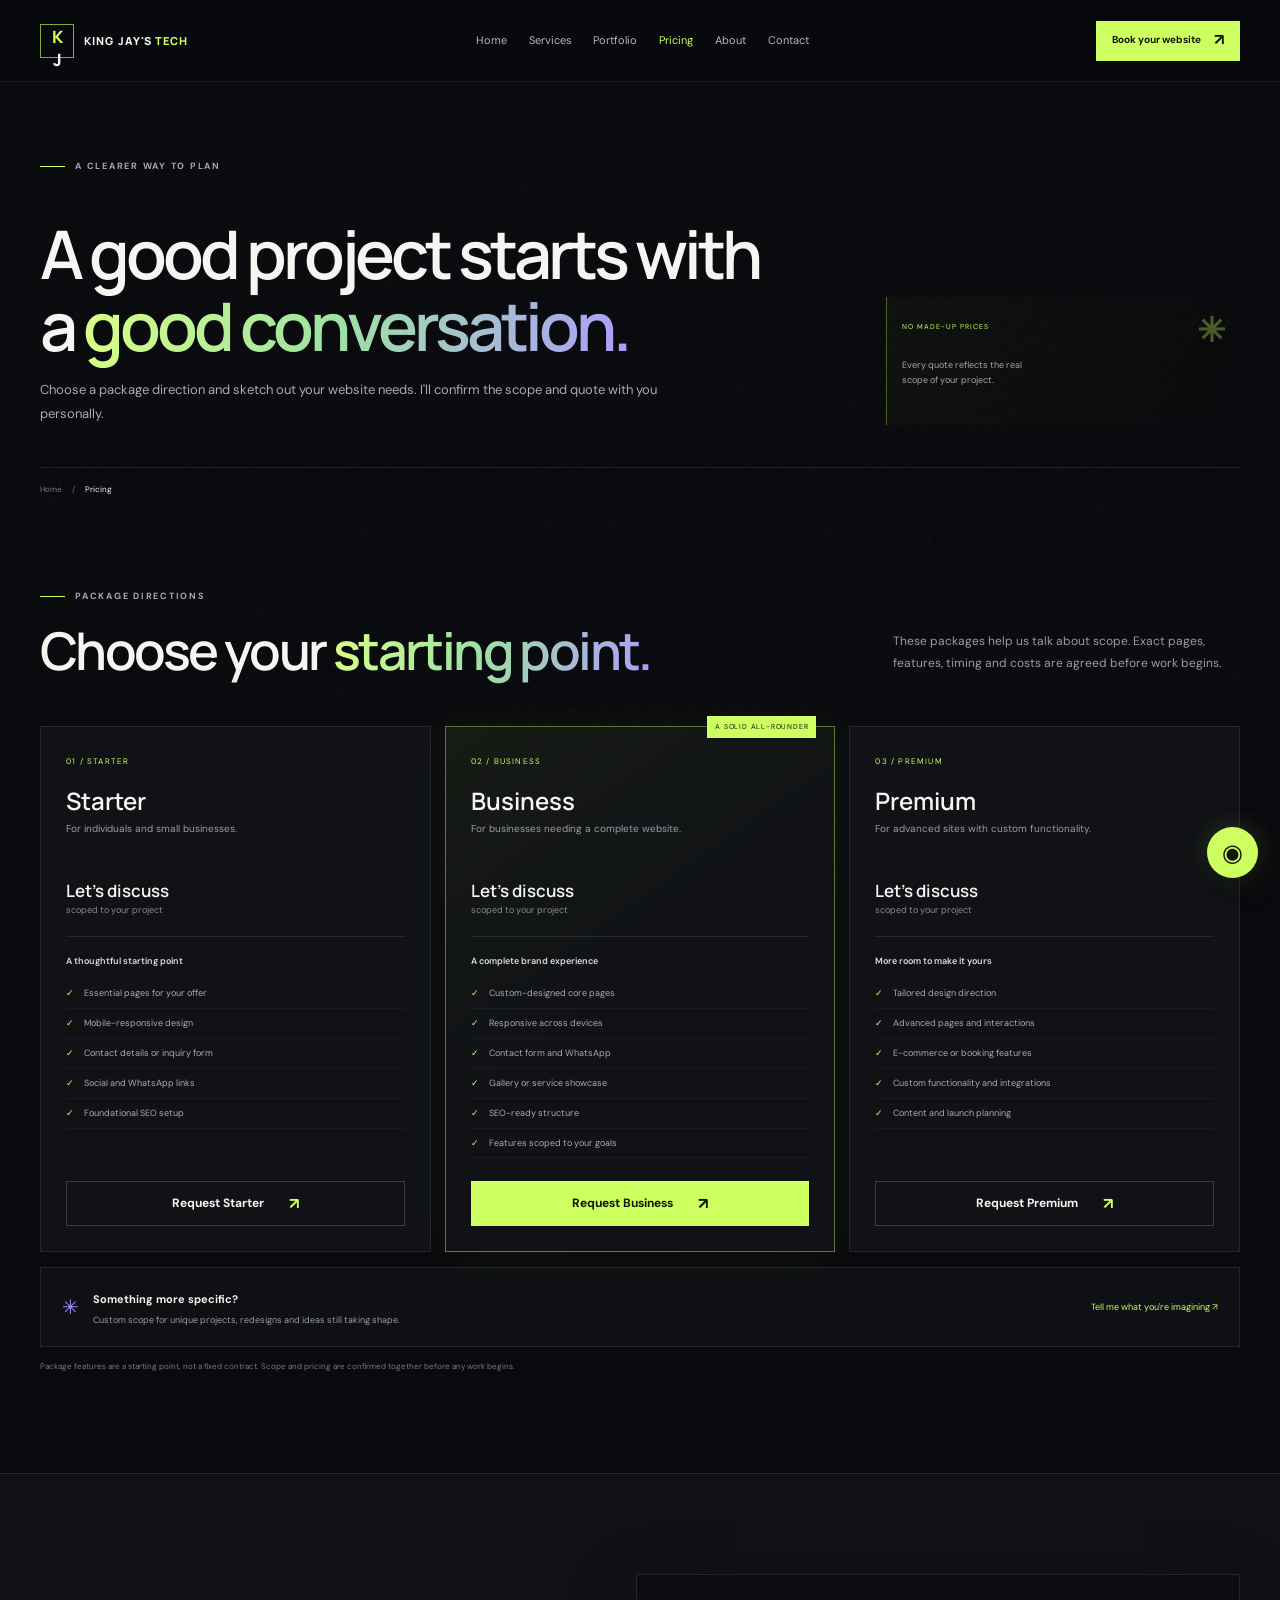
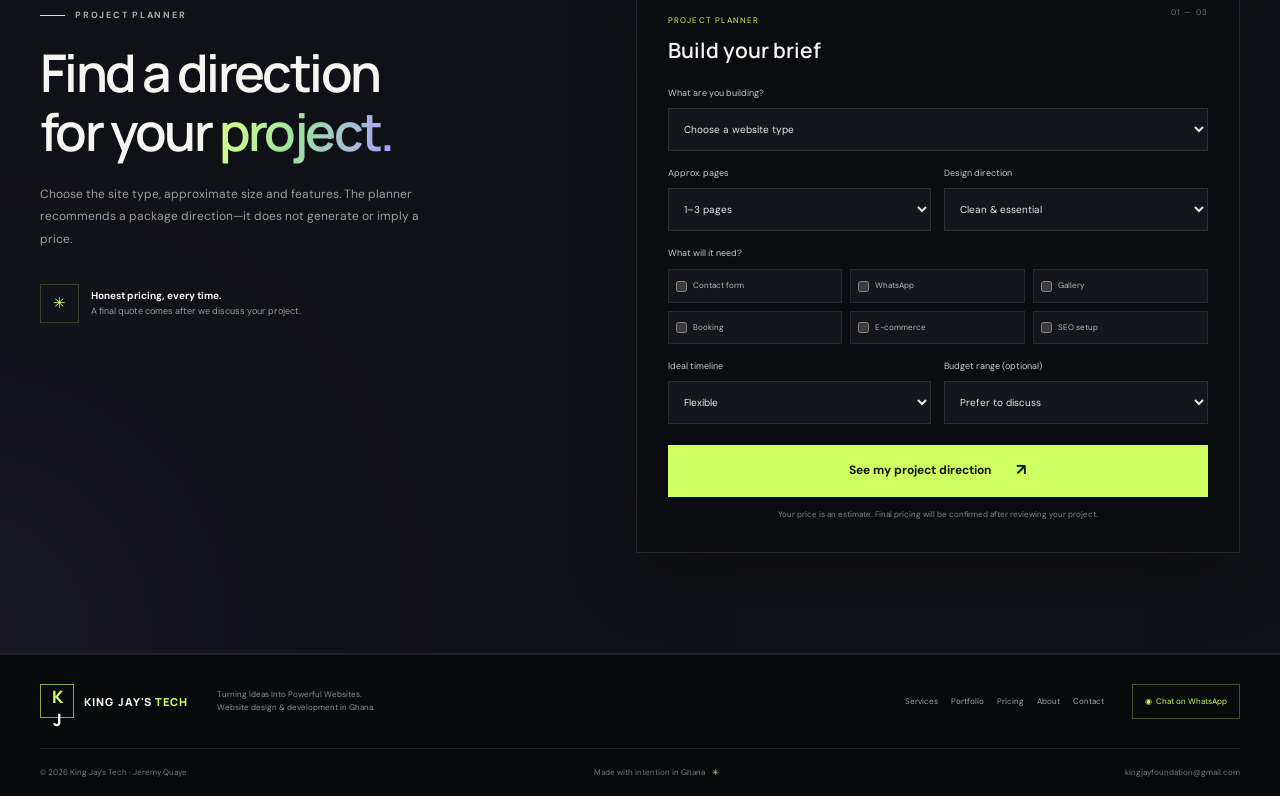
<file: pricing.html>
<!doctype html>
<html lang="en"><head><meta charset="utf-8"><meta name="viewport" content="width=device-width, initial-scale=1"><meta name="theme-color" content="#090a0d"><meta name="description" content="Explore website packages and build a project brief with King Jay's Tech. Quotes are confirmed after scope review."><title>Packages & Project Planner | King Jay's Tech</title><link rel="preconnect" href="https://fonts.googleapis.com"><link rel="preconnect" href="https://fonts.gstatic.com" crossorigin><link href="https://fonts.googleapis.com/css2?family=DM+Sans:wght@400;500;600;700&family=Manrope:wght@400;500;600;700;800&display=swap" rel="stylesheet"><link rel="stylesheet" href="styles.css"></head>
<body><header class="site-header"><a class="brand" href="index.html"><span class="brand-mark">K<span>J</span></span><span class="brand-name">KING JAY'S <span>TECH</span></span></a><button class="menu-toggle" type="button" aria-label="Open navigation" aria-expanded="false"><span></span><span></span></button><nav class="main-nav" aria-label="Main navigation"><a href="index.html">Home</a><a href="services.html">Services</a><a href="portfolio.html">Portfolio</a><a class="active" href="pricing.html">Pricing</a><a href="about.html">About</a><a href="contact.html">Contact</a></nav><a class="button button-small button-lime header-cta" href="contact.html">Book your website <span>↗</span></a></header>
<main><section class="inner-hero section-wrap"><div class="eyebrow"><span class="eyebrow-line"></span> A CLEARER WAY TO PLAN</div><div class="inner-hero-grid"><div><h1>A good project starts with a <span class="text-gradient">good conversation.</span></h1><p>Choose a package direction and sketch out your website needs. I'll confirm the scope and quote with you personally.</p></div><div class="page-hero-aside"><span>NO MADE-UP PRICES</span><div class="aside-mark">✳</div><small>Every quote reflects the real<br>scope of your project.</small></div></div><div class="breadcrumb"><a href="index.html">Home</a><span>/</span><b>Pricing</b></div></section>
<section class="section-wrap page-section"><div class="section-heading"><div><div class="eyebrow"><span class="eyebrow-line"></span> PACKAGE DIRECTIONS</div><h2>Choose your <span class="text-gradient">starting point.</span></h2></div><p>These packages help us talk about scope. Exact pages, features, timing and costs are agreed before work begins.</p></div>
<div class="packages-grid"><article class="package-card"><span class="package-label">01 / STARTER</span><h3>Starter</h3><p class="package-for">For individuals and small businesses.</p><div class="package-price">Let's discuss <small>scoped to your project</small></div><div class="package-rule"></div><p class="package-includes">A thoughtful starting point</p><ul><li>Essential pages for your offer</li><li>Mobile-responsive design</li><li>Contact details or inquiry form</li><li>Social and WhatsApp links</li><li>Foundational SEO setup</li></ul><a href="contact.html?package=Starter" class="button button-outline">Request Starter <span>↗</span></a></article>
<article class="package-card package-featured"><span class="popular-tag">A SOLID ALL-ROUNDER</span><span class="package-label">02 / BUSINESS</span><h3>Business</h3><p class="package-for">For businesses needing a complete website.</p><div class="package-price">Let's discuss <small>scoped to your project</small></div><div class="package-rule"></div><p class="package-includes">A complete brand experience</p><ul><li>Custom-designed core pages</li><li>Responsive across devices</li><li>Contact form and WhatsApp</li><li>Gallery or service showcase</li><li>SEO-ready structure</li><li>Features scoped to your goals</li></ul><a href="contact.html?package=Business" class="button button-lime">Request Business <span>↗</span></a></article>
<article class="package-card"><span class="package-label">03 / PREMIUM</span><h3>Premium</h3><p class="package-for">For advanced sites with custom functionality.</p><div class="package-price">Let's discuss <small>scoped to your project</small></div><div class="package-rule"></div><p class="package-includes">More room to make it yours</p><ul><li>Tailored design direction</li><li>Advanced pages and interactions</li><li>E-commerce or booking features</li><li>Custom functionality and integrations</li><li>Content and launch planning</li></ul><a href="contact.html?package=Premium" class="button button-outline">Request Premium <span>↗</span></a></article></div>
<div class="custom-package"><span class="custom-symbol">✳</span><div><b>Something more specific?</b><p>Custom scope for unique projects, redesigns and ideas still taking shape.</p></div><a href="contact.html?package=Custom">Tell me what you're imagining <span>↗</span></a></div><p class="pricing-disclaimer">Package features are a starting point, not a fixed contract. Scope and pricing are confirmed together before any work begins.</p></section>
<section class="estimator-section pricing-estimator"><div class="section-wrap estimator-layout"><div class="estimator-copy"><div class="eyebrow"><span class="eyebrow-line"></span> PROJECT PLANNER</div><h2>Find a direction<br>for your <span class="text-gradient">project.</span></h2><p>Choose the site type, approximate size and features. The planner recommends a package direction—it does not generate or imply a price.</p><div class="estimate-note"><span>✳</span><div><b>Honest pricing, every time.</b><small>A final quote comes after we discuss your project.</small></div></div></div>
<form class="estimator-card" id="estimate-form"><div class="estimator-head"><div><span>PROJECT PLANNER</span><h3>Build your brief</h3></div><span class="step-count">01 — 03</span></div><label for="estimate-type">What are you building?</label><select id="estimate-type" required><option value="">Choose a website type</option><option>Business website</option><option>Restaurant website</option><option>E-commerce store</option><option>Personal portfolio</option><option>Startup website</option><option>Landing page</option><option>Organization website</option><option>Website redesign</option><option>Custom website</option></select>
<div class="planner-row"><div><label for="estimate-pages">Approx. pages</label><select id="estimate-pages"><option>1–3 pages</option><option>4–6 pages</option><option>7–10 pages</option><option>10+ pages</option></select></div><div><label for="estimate-level">Design direction</label><select id="estimate-level"><option>Clean & essential</option><option>Distinctive & polished</option><option>Custom & advanced</option></select></div></div><label>What will it need?</label><div class="feature-picks"><label><input type="checkbox" value="Contact form"> Contact form</label><label><input type="checkbox" value="WhatsApp integration"> WhatsApp</label><label><input type="checkbox" value="Gallery"> Gallery</label><label><input type="checkbox" value="Booking system"> Booking</label><label><input type="checkbox" value="E-commerce"> E-commerce</label><label><input type="checkbox" value="SEO"> SEO setup</label></div>
<div class="planner-row"><div><label for="estimate-time">Ideal timeline</label><select id="estimate-time"><option>Flexible</option><option>Within 2 weeks</option><option>Within a month</option><option>More than a month</option></select></div><div><label for="estimate-budget">Budget range (optional)</label><select id="estimate-budget"><option>Prefer to discuss</option><option>Under GHS 2,000</option><option>GHS 2,000–5,000</option><option>GHS 5,000–10,000</option><option>Over GHS 10,000</option></select></div></div><button class="button button-lime estimate-submit" type="submit">See my project direction <span>↗</span></button><p class="form-footnote">Your price is an estimate. Final pricing will be confirmed after reviewing your project.</p><div class="estimate-result" id="estimate-result" aria-live="polite" hidden></div></form></div></section></main>
<footer class="site-footer"><div class="section-wrap footer-main"><a class="brand" href="index.html"><span class="brand-mark">K<span>J</span></span><span class="brand-name">KING JAY'S <span>TECH</span></span></a><p>Turning Ideas Into Powerful Websites.<br>Website design & development in Ghana.</p><div class="footer-links"><a href="services.html">Services</a><a href="portfolio.html">Portfolio</a><a href="pricing.html">Pricing</a><a href="about.html">About</a><a href="contact.html">Contact</a></div><a class="footer-whatsapp" href="https://wa.me/233538858495" target="_blank" rel="noopener noreferrer">◉ &nbsp;Chat on WhatsApp</a></div><div class="section-wrap footer-bottom"><span>© <span id="current-year"></span> King Jay's Tech · Jeremy Quaye</span><span>Made with intention in Ghana <i>✳</i></span><a href="mailto:kingjayfoundation@gmail.com">kingjayfoundation@gmail.com</a></div></footer><a class="floating-whatsapp" href="https://wa.me/233538858495" target="_blank" rel="noopener noreferrer" aria-label="Chat on WhatsApp"><span>◉</span><small>Let's chat</small></a><script src="app.js"></script></body></html>
</file>
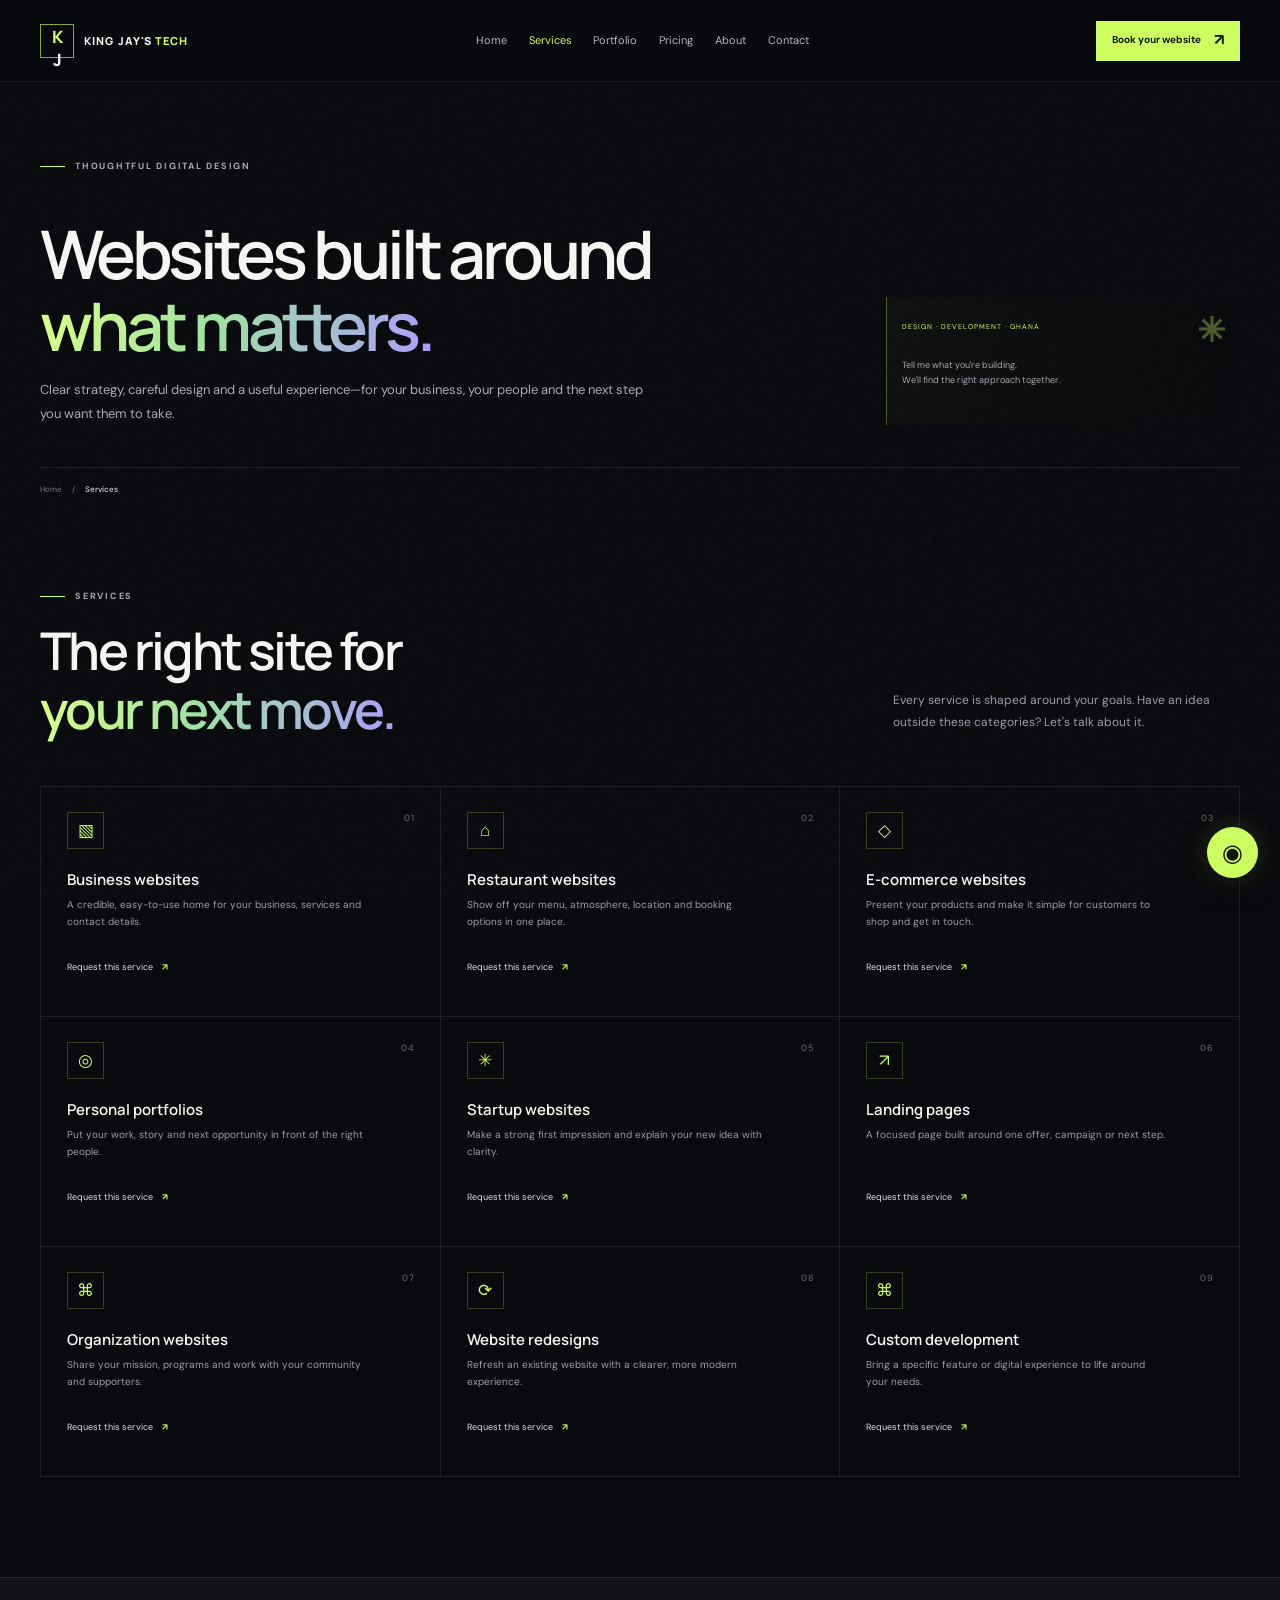
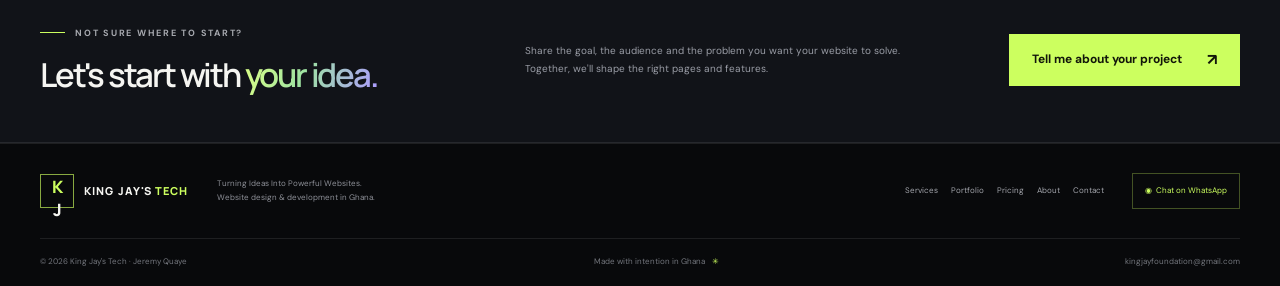
<file: services.html>
<!doctype html>
<html lang="en"><head><meta charset="utf-8"><meta name="viewport" content="width=device-width, initial-scale=1"><meta name="theme-color" content="#090a0d"><meta name="description" content="Explore website design and development services from King Jay's Tech in Ghana."><title>Website Services | King Jay's Tech</title><link rel="preconnect" href="https://fonts.googleapis.com"><link rel="preconnect" href="https://fonts.gstatic.com" crossorigin><link href="https://fonts.googleapis.com/css2?family=DM+Sans:wght@400;500;600;700&family=Manrope:wght@400;500;600;700;800&display=swap" rel="stylesheet"><link rel="stylesheet" href="styles.css"></head>
<body><header class="site-header"><a class="brand" href="index.html"><span class="brand-mark">K<span>J</span></span><span class="brand-name">KING JAY'S <span>TECH</span></span></a><button class="menu-toggle" type="button" aria-label="Open navigation" aria-expanded="false"><span></span><span></span></button><nav class="main-nav" aria-label="Main navigation"><a href="index.html">Home</a><a class="active" href="services.html">Services</a><a href="portfolio.html">Portfolio</a><a href="pricing.html">Pricing</a><a href="about.html">About</a><a href="contact.html">Contact</a></nav><a class="button button-small button-lime header-cta" href="contact.html">Book your website <span>↗</span></a></header>
<main><section class="inner-hero section-wrap"><div class="eyebrow"><span class="eyebrow-line"></span> THOUGHTFUL DIGITAL DESIGN</div><div class="inner-hero-grid"><div><h1>Websites built around <span class="text-gradient">what matters.</span></h1><p>Clear strategy, careful design and a useful experience—for your business, your people and the next step you want them to take.</p></div><div class="page-hero-aside"><span>DESIGN · DEVELOPMENT · GHANA</span><div class="aside-mark">✳</div><small>Tell me what you're building.<br>We'll find the right approach together.</small></div></div><div class="breadcrumb"><a href="index.html">Home</a><span>/</span><b>Services</b></div></section>
<section class="section-wrap page-section"><div class="section-heading"><div><div class="eyebrow"><span class="eyebrow-line"></span> SERVICES</div><h2>The right site for<br><span class="text-gradient">your next move.</span></h2></div><p>Every service is shaped around your goals. Have an idea outside these categories? Let's talk about it.</p></div><div class="services-grid page-services">
<article class="service-card"><span class="service-number">01</span><span class="service-icon">▧</span><h3>Business websites</h3><p>A credible, easy-to-use home for your business, services and contact details.</p><a href="contact.html?service=Business%20website">Request this service <b>↗</b></a></article>
<article class="service-card"><span class="service-number">02</span><span class="service-icon">⌂</span><h3>Restaurant websites</h3><p>Show off your menu, atmosphere, location and booking options in one place.</p><a href="contact.html?service=Restaurant%20website">Request this service <b>↗</b></a></article>
<article class="service-card"><span class="service-number">03</span><span class="service-icon">◇</span><h3>E-commerce websites</h3><p>Present your products and make it simple for customers to shop and get in touch.</p><a href="contact.html?service=E-commerce%20website">Request this service <b>↗</b></a></article>
<article class="service-card"><span class="service-number">04</span><span class="service-icon">◎</span><h3>Personal portfolios</h3><p>Put your work, story and next opportunity in front of the right people.</p><a href="contact.html?service=Personal%20portfolio">Request this service <b>↗</b></a></article>
<article class="service-card"><span class="service-number">05</span><span class="service-icon">✳</span><h3>Startup websites</h3><p>Make a strong first impression and explain your new idea with clarity.</p><a href="contact.html?service=Startup%20website">Request this service <b>↗</b></a></article>
<article class="service-card"><span class="service-number">06</span><span class="service-icon">↗</span><h3>Landing pages</h3><p>A focused page built around one offer, campaign or next step.</p><a href="contact.html?service=Landing%20page">Request this service <b>↗</b></a></article>
<article class="service-card"><span class="service-number">07</span><span class="service-icon">⌘</span><h3>Organization websites</h3><p>Share your mission, programs and work with your community and supporters.</p><a href="contact.html?service=Organization%20website">Request this service <b>↗</b></a></article>
<article class="service-card"><span class="service-number">08</span><span class="service-icon">⟳</span><h3>Website redesigns</h3><p>Refresh an existing website with a clearer, more modern experience.</p><a href="contact.html?service=Website%20redesign">Request this service <b>↗</b></a></article>
<article class="service-card"><span class="service-number">09</span><span class="service-icon">⌘</span><h3>Custom development</h3><p>Bring a specific feature or digital experience to life around your needs.</p><a href="contact.html?service=Custom%20website">Request this service <b>↗</b></a></article>
</div></section>
<section class="service-approach"><div class="section-wrap approach-inner"><div><div class="eyebrow"><span class="eyebrow-line"></span> NOT SURE WHERE TO START?</div><h2>Let's start with <span class="text-gradient">your idea.</span></h2></div><p>Share the goal, the audience and the problem you want your website to solve. Together, we'll shape the right pages and features.</p><a class="button button-lime" href="contact.html">Tell me about your project <span>↗</span></a></div></section></main>
<footer class="site-footer"><div class="section-wrap footer-main"><a class="brand" href="index.html"><span class="brand-mark">K<span>J</span></span><span class="brand-name">KING JAY'S <span>TECH</span></span></a><p>Turning Ideas Into Powerful Websites.<br>Website design & development in Ghana.</p><div class="footer-links"><a href="services.html">Services</a><a href="portfolio.html">Portfolio</a><a href="pricing.html">Pricing</a><a href="about.html">About</a><a href="contact.html">Contact</a></div><a class="footer-whatsapp" href="https://wa.me/233538858495" target="_blank" rel="noopener noreferrer">◉ &nbsp;Chat on WhatsApp</a></div><div class="section-wrap footer-bottom"><span>© <span id="current-year"></span> King Jay's Tech · Jeremy Quaye</span><span>Made with intention in Ghana <i>✳</i></span><a href="mailto:kingjayfoundation@gmail.com">kingjayfoundation@gmail.com</a></div></footer><a class="floating-whatsapp" href="https://wa.me/233538858495" target="_blank" rel="noopener noreferrer" aria-label="Chat on WhatsApp"><span>◉</span><small>Let's chat</small></a><script src="app.js"></script></body></html>
</file>
<file: styles.css>
:root {
  color-scheme: dark;
  --bg: #090a0d;
  --panel: #101216;
  --panel-light: #15181d;
  --line: rgba(255,255,255,.09);
  --muted: #9a9da6;
  --white: #f5f5f1;
  --lime: #ccff5f;
  --lime-dark: #9acf3b;
  --purple: #a48aff;
  --font: "DM Sans", sans-serif;
  --display: "Manrope", sans-serif;
}
* { box-sizing: border-box; }
html { scroll-behavior: smooth; scroll-padding-top: 92px; }
body { margin: 0; background: var(--bg); color: var(--white); font-family: var(--font); font-size: 15px; line-height: 1.65; overflow-x: hidden; }
body::before { content: ""; position: fixed; inset: 0; pointer-events: none; z-index: -1; opacity: .14; background-image: url("data:image/svg+xml,%3Csvg viewBox='0 0 180 180' xmlns='http://www.w3.org/2000/svg'%3E%3Cfilter id='n'%3E%3CfeTurbulence type='fractalNoise' baseFrequency='.85' numOctaves='3' stitchTiles='stitch'/%3E%3C/filter%3E%3Crect width='100%25' height='100%25' filter='url(%23n)' opacity='.16'/%3E%3C/svg%3E"); }
a { color: inherit; text-decoration: none; }
button, input, select, textarea { font: inherit; }
button, a { -webkit-tap-highlight-color: transparent; }
button:focus-visible, a:focus-visible, input:focus-visible, select:focus-visible, textarea:focus-visible, summary:focus-visible { outline: 2px solid var(--lime); outline-offset: 4px; }
.page-glow { position: absolute; width: 580px; height: 580px; border-radius: 50%; filter: blur(130px); opacity: .12; pointer-events: none; z-index: -1; }
.page-glow-one { top: 100px; left: 36%; background: #7455dd; }.page-glow-two { top: 1280px; right: -300px; background: #90b92b; opacity: .05; }
.section-wrap { width: min(1200px, calc(100% - 64px)); margin-inline: auto; }
.site-header { height: 82px; padding: 0 max(32px, calc((100% - 1200px)/2)); position: sticky; z-index: 20; top: 0; display: flex; align-items: center; justify-content: space-between; gap: 25px; background: rgba(9,10,13,.83); border-bottom: 1px solid rgba(255,255,255,.065); backdrop-filter: blur(18px); }
.brand { display: inline-flex; gap: 10px; align-items: center; flex-shrink: 0; }.brand-mark { width: 34px; height: 34px; display: grid; place-items: center; border: 1px solid rgba(204,255,95,.65); color: var(--lime); font: 800 17px var(--display); letter-spacing: -3px; padding-right: 3px; }.brand-mark span { color: var(--white); }.brand-name { font: 800 11px var(--display); letter-spacing: 1.1px; white-space: nowrap; }.brand-name span { color: var(--lime); }
.main-nav { display: flex; gap: clamp(12px,1.7vw,23px); align-items: center; }.main-nav a { font-size: 11px; color: #b6b7bd; transition: color .2s; }.main-nav a:hover,.footer-links a:hover { color: var(--lime); }
.button { min-height: 52px; padding: 0 22px; display: inline-flex; justify-content: center; align-items: center; gap: 25px; border: 1px solid transparent; font-size: 12px; font-weight: 700; transition: transform .2s, background .2s, border-color .2s; cursor: pointer; }.button:hover { transform: translateY(-2px); }.button span { font-size: 16px; }
.button-small { min-height: 40px; padding-inline: 15px; font-size: 10px; gap: 13px; white-space: nowrap; }.button-lime { color: #12160a; background: var(--lime); }.button-lime:hover { background: #dcff8c; }.button-quiet { color: var(--white); background: transparent; border-color: var(--line); }.button-quiet:hover,.button-outline:hover { border-color: var(--lime); background: rgba(204,255,95,.06); }.button-outline { border-color: rgba(255,255,255,.18); color: var(--white); }.button-outline span { color: var(--lime); }.menu-toggle { display: none; }
.hero { position: relative; min-height: 710px; display: grid; grid-template-columns: 1fr 1.05fr; align-items: center; gap: 28px; padding-top: 54px; padding-bottom: 85px; }.hero-copy { position: relative; z-index: 2; padding-bottom: 25px; }.eyebrow { color: #a7a9af; font-size: 9px; font-weight: 700; letter-spacing: 1.75px; display: flex; align-items: center; gap: 10px; }.eyebrow-line { display: inline-block; height: 1px; width: 25px; background: var(--lime); }.eyebrow-country { color: var(--lime); margin-left: 5px; }.availability { margin-top: 35px; display: inline-flex; gap: 9px; align-items: center; padding: 7px 11px; color: #d3d5d1; font-size: 10px; background: rgba(255,255,255,.045); border: 1px solid var(--line); border-radius: 3px; }.availability i,.availability-card>i { width: 6px; height: 6px; background: var(--lime); border-radius: 50%; box-shadow: 0 0 12px var(--lime); }
h1,h2,h3,p { margin-top: 0; }.hero h1 { max-width: 640px; margin: 22px 0 17px; font: 600 clamp(43px,5vw,68px)/1.07 var(--display); letter-spacing: -4px; }.text-gradient { background: linear-gradient(105deg,#d9ff87 2%,#9ee3a2 45%,#ad9bff 100%); background-clip: text; -webkit-background-clip: text; -webkit-text-fill-color: transparent; }.lime-dot { color: var(--lime); }.hero-lede { max-width: 480px; color: #a9abb3; font-size: 15px; line-height: 1.85; }.hero-actions { display: flex; gap: 12px; margin-top: 29px; }.play-icon { font-size: 16px; color: var(--lime); }.hero-signoff { display: flex; align-items: center; gap: 12px; margin-top: 42px; }.avatar-initials { width: 38px; height: 38px; display: grid; place-content: center; border-radius: 50%; border: 1px solid rgba(204,255,95,.5); color: var(--lime); font: 700 14px var(--display); letter-spacing: -2px; padding-right: 2px; }.avatar-initials span { color: #fff; }.hero-signoff strong,.hero-signoff small { display: block; }.hero-signoff strong { font-size: 11px; }.hero-signoff small { font-size: 9px; color: var(--muted); }.signoff-rule { width: 1px; height: 27px; background: var(--line); margin-left: 9px; }.signoff-tag { font-size: 10px; color: #c1c3c4; }
.hero-art { min-height: 510px; position: relative; display: grid; place-items: center; }.art-orbit { position: absolute; border: 1px solid rgba(204,255,95,.09); border-radius: 50%; }.orbit-outer { width: 520px; height: 520px; }.orbit-inner { width: 400px; height: 400px; border-color: rgba(164,138,255,.14); }.browser-window { z-index: 1; position: relative; width: min(100%,520px); height: 342px; padding: 9px; border-radius: 9px; background: linear-gradient(145deg,#292b31,#14161a 42%,#1c1e22); box-shadow: 0 32px 95px rgba(0,0,0,.65),0 0 60px rgba(153,137,255,.12); transform: perspective(1000px) rotateY(-7deg) rotateX(3deg); overflow: hidden; }.browser-top { height: 29px; display: flex; align-items: center; gap: 20px; padding: 0 8px; }.window-dots { display: flex; gap: 4px; }.window-dots i,.preview-bar i { width: 6px; height: 6px; background: #595a5f; border-radius: 50%; }.window-dots i:first-child { background: #ff7b71; }.window-dots i:nth-child(2) { background: #f2bf57; }.window-dots i:nth-child(3) { background: #7dcc76; }.address-bar { width: 45%; height: 16px; display: grid; place-items: center; border-radius: 3px; background: #0c0d10; color: #73757a; font-size: 7px; }.browser-menu { margin-left: auto; color: #888; font-size: 10px; }.mini-site { height: calc(100% - 29px); padding: 16px 21px 12px; color: #1b2218; background: #eef0e7; position: relative; overflow: hidden; }.mini-nav { display: flex; align-items: center; justify-content: space-between; font-size: 7px; letter-spacing: .5px; }.mini-nav b { display: flex; align-items: center; gap: 6px; font-size: 8px; }.mini-logo { width: 9px; height: 9px; border-radius: 2px; background: #d1ff65; }.mini-nav>span { font-size: 5px; color: #5d6256; }.mini-nav>i { font-size: 5px; font-style: normal; border: 1px solid #8a8e83; padding: 5px; }.mini-content { height: 242px; display: grid; grid-template-columns: 1fr 1fr; align-items: center; }.mini-copy { z-index: 1; padding-left: 14px; }.mini-copy>span { font-size: 6px; letter-spacing: 1px; }.mini-copy strong { display: block; margin-top: 11px; font: 700 35px/.94 var(--display); letter-spacing: -2px; }.mini-copy strong em { color: #70923f; font-style: normal; }.mini-copy p { margin: 11px 0; font-size: 8px; color: #6b7066; }.mini-copy>i { display: inline-block; padding: 7px 9px; color: #f5f5ee; background: #171b14; font-size: 5px; font-style: normal; }.mini-visual { position: relative; height: 205px; }.visual-shape { position: absolute; inset: 15px 3px 4px 23px; border-radius: 49% 49% 8px 8px; background: linear-gradient(150deg,#ccdfae,#778a60 63%,#4b6144); transform: rotate(5deg); }.visual-shape:before { content: ""; position: absolute; width: 63px; height: 101px; right: 12px; top: 29px; border-radius: 45% 45% 4px 4px; background: linear-gradient(120deg,#ddd9c5,#a5a58e); }.visual-card { position: absolute; width: 76px; height: 94px; bottom: 1px; left: 0; padding: 11px; background: #e5d9c2; color: #5f7650; font-size: 18px; transform: rotate(-8deg); box-shadow: 0 8px 20px #0003; }.visual-card span { display: block; font-size: 6px; letter-spacing: 1px; margin-top: 9px; }.visual-orb { position: absolute; width: 46px; height: 46px; right: 5px; bottom: 15px; border-radius: 50%; background: #d5ef91; }.mini-bottom { display: flex; justify-content: space-between; border-top: 1px solid #c9cbbf; padding-top: 7px; font-size: 5px; letter-spacing: .8px; }.browser-shine { position: absolute; inset: 0; pointer-events: none; background: linear-gradient(110deg,transparent 30%,rgba(255,255,255,.06) 50%,transparent 65%); animation: shine 8s linear infinite; }.idea-chip { position: absolute; top: 43px; left: 5px; z-index: 2; padding: 10px 12px; color: #d6d7da; border: 1px solid rgba(255,255,255,.12); background: rgba(21,23,29,.8); font-size: 8px; letter-spacing: 1px; backdrop-filter: blur(8px); }.sparkle { color: var(--lime); font-size: 13px; margin-right: 6px; }.chip-dot { display: inline-block; width: 5px; height: 5px; margin-left: 8px; border-radius: 50%; background: var(--purple); }.idea-arrow { position: absolute; left: 38px; top: 103px; color: var(--lime); font-size: 30px; transform: rotate(-40deg); }.floating-note { position: absolute; z-index: 3; display: flex; align-items: center; gap: 10px; min-width: 185px; padding: 11px 13px; border: 1px solid rgba(255,255,255,.12); background: rgba(17,19,24,.87); box-shadow: 0 14px 32px #0005; backdrop-filter: blur(14px); animation: float 5s ease-in-out infinite; }.floating-note b,.floating-note small { display: block; }.floating-note b { font-size: 9px; }.floating-note small { color: var(--muted); font-size: 8px; }.note-live { top: 93px; right: -3px; }.note-mobile { bottom: 78px; left: -20px; animation-delay: -2s; }.live-icon,.phone-icon { display: grid; place-items: center; width: 30px; height: 30px; border: 1px solid rgba(204,255,95,.22); color: var(--lime); font-size: 16px; }.phone-icon { color: var(--purple); border-color: #a48aff44; }.art-caption { position: absolute; right: 4px; bottom: 20px; color: #777a82; font-size: 7px; letter-spacing: 1.3px; display: flex; gap: 8px; align-items: center; }.caption-line { width: 26px; height: 1px; background: var(--lime); }.hero-bottom { position: absolute; left: 0; right: 0; bottom: 27px; display: flex; justify-content: space-between; color: #797b81; font-size: 8px; letter-spacing: 1.5px; }.scroll-hint b { color: var(--lime); margin-left: 8px; }
.trust-strip { border-block: 1px solid var(--line); background: rgba(255,255,255,.015); }.trust-inner { max-width: 1200px; min-height: 68px; margin: auto; display: flex; align-items: center; justify-content: space-between; gap: 20px; padding: 0 32px; color: #a4a6ad; font-size: 8px; letter-spacing: 1.1px; }.trust-inner i { height: 3px; width: 3px; border-radius: 50%; background: var(--lime); }
.section-block { padding-top: 115px; padding-bottom: 115px; }.section-heading { display: flex; align-items: flex-end; justify-content: space-between; gap: 35px; margin-bottom: 46px; }.section-heading h2,.about-copy h2,.estimator-copy h2,.booking-intro h2,.contact-copy h2 { margin: 17px 0 0; font: 600 clamp(35px,4.2vw,52px)/1.14 var(--display); letter-spacing: -2.6px; }.section-heading>p { max-width: 345px; margin: 0 2px 6px 0; color: var(--muted); font-size: 12px; line-height: 1.8; }
.services-grid { display: grid; grid-template-columns: repeat(3,1fr); border-top: 1px solid var(--line); border-left: 1px solid var(--line); }.service-card { min-height: 235px; position: relative; padding: 25px 26px 23px; border-right: 1px solid var(--line); border-bottom: 1px solid var(--line); transition: background .25s; }.service-card:hover { background: linear-gradient(140deg,rgba(204,255,95,.045),transparent 65%); }.service-number { position: absolute; top: 24px; right: 25px; font-size: 9px; color: #696c73; letter-spacing: 1px; }.service-icon { width: 37px; height: 37px; display: grid; place-items: center; border: 1px solid rgba(204,255,95,.22); color: var(--lime); font-size: 17px; }.service-card h3 { margin: 20px 0 6px; font: 600 15px var(--display); }.service-card p { min-height: 42px; max-width: 300px; margin-bottom: 15px; color: var(--muted); font-size: 10px; line-height: 1.7; }.service-card>a { font-size: 9px; color: #dedfe2; }.service-card>a b { color: var(--lime); margin-left: 7px; }
.work-section { padding-top: 35px; }.filter-row { display: flex; flex-wrap: wrap; gap: 8px; margin-bottom: 24px; }.filter-button { padding: 8px 13px; color: #a8aab0; border: 1px solid var(--line); background: transparent; border-radius: 2px; font-size: 9px; cursor: pointer; transition: .2s; }.filter-button:hover,.filter-button.active { color: #15180f; background: var(--lime); border-color: var(--lime); }.portfolio-grid { display: grid; grid-template-columns: repeat(3,1fr); gap: 17px; }.project-card { min-width: 0; }.project-card[hidden] { display: none; }.project-preview { height: 265px; position: relative; overflow: hidden; }.concept-label { position: absolute; left: 11px; bottom: 10px; z-index: 2; color: rgba(255,255,255,.8); font-size: 6px; letter-spacing: .8px; background: #090a0db8; padding: 5px 7px; }.preview-north { display: grid; place-items: center; background: #bcc7a8; }.preview-browser { width: 78%; height: 78%; background: #eeeee4; padding: 9px; box-shadow: 0 16px 38px #191d1855; transform: rotate(-2deg); }.preview-bar { height: 10px; display: flex; gap: 3px; }.preview-bar i { width: 4px; height: 4px; background: #adb1a6; }.north-site { height: calc(100% - 10px); padding: 16px 16px; position: relative; overflow: hidden; color: #272d23; }.north-site>span { font-size: 6px; letter-spacing: 1px; }.north-site>b { display: block; position: relative; z-index: 1; margin-top: 19px; font: 600 26px/.97 var(--display); letter-spacing: -1.5px; }.north-site>b em { color: #779150; font-style: normal; }.north-site>small { display: block; margin-top: 9px; font-size: 6px; }.north-site>i { display: inline-block; margin-top: 11px; padding: 6px 8px; color: #fff; background: #23281e; font-size: 5px; font-style: normal; }.north-graphic { position: absolute; right: 12px; bottom: -34px; width: 112px; height: 168px; display: grid; place-items: start center; padding-top: 30px; color: #dae2c8; background: linear-gradient(145deg,#738260,#abb693); border-radius: 55% 55% 2px 2px; font: 700 61px var(--display); }.north-graphic span { color: #d6e5ad; font-size: 32px; }
.preview-table { background: #8b493b; display: flex; align-items: center; justify-content: space-around; color: #f4e4cb; }.table-copy { padding-left: 12px; }.table-copy>span { font-size: 5px; letter-spacing: 1px; }.table-copy>b { display: block; margin-top: 12px; font: 600 32px/.95 var(--display); letter-spacing: -2px; }.table-copy>b em { color: #e9bd73; font-style: normal; }.table-copy>small { display: block; margin-top: 9px; font-size: 7px; }.table-copy>button { border: 1px solid #ffffff69; color: #f8e9d4; background: transparent; margin-top: 14px; padding: 7px; font-size: 5px; }.plate { width: 137px; height: 137px; position: relative; display: grid; place-items: center; border-radius: 50%; background: #dfd4ba; box-shadow: 0 12px 30px #38130e66; color: #573127; text-align: center; font: 600 9px var(--display); letter-spacing: 2px; transform: rotate(10deg); }.plate:before { content: ""; position: absolute; inset: 12px; border: 1px solid #ab9b79; border-radius: 50%; }.plate-food { position: absolute; width: 66px; height: 66px; border-radius: 50%; background: radial-gradient(circle at 45% 55%,#7d8a43 0 10%,#dcad5a 12% 25%,#8b4331 27% 38%,#e0c58c 40% 61%,#728047 63%); filter: drop-shadow(0 3px 3px #50251e66); }.plate span { position: relative; z-index: 1; font-size: 6px; }
.preview-form { background: #e4dccb; display: grid; place-items: center; color: #292a25; }.form-shop { width: 75%; height: 83%; padding: 12px; background: #ede8dc; position: relative; overflow: hidden; }.shop-head { display: flex; justify-content: space-between; font-size: 6px; letter-spacing: .6px; }.form-art { display: flex; justify-content: center; gap: 10px; align-items: end; height: 121px; background: #d1ccbc; margin: 10px 0 10px; padding-bottom: 9px; }.vase { border-radius: 48% 48% 15% 15%; box-shadow: inset -6px 0 9px #0002; }.vase-one { width: 34px; height: 70px; background: #a9684e; }.vase-two { width: 45px; height: 84px; background: #71806a; border-radius: 38% 38% 12% 12%; }.vase-three { width: 27px; height: 53px; background: #d0ad70; }.form-shop>b { display: block; font: 600 17px/1.05 var(--display); letter-spacing: -.5px; }.form-shop>small,.form-shop>i { display: block; font-size: 6px; margin-top: 5px; }.form-shop>i { color: #6f7955; font-style: normal; font-size: 5px; }
.preview-artist { padding: 16px 20px; background: #d8c6b3; color: #392e2b; }.artist-head { display: flex; justify-content: space-between; font: 800 12px var(--display); letter-spacing: 1px; }.artist-head span { font: 500 6px var(--font); }.artist-art { position: relative; height: 112px; margin: 10px 0; background: #9d6652; overflow: hidden; }.artist-sun { position: absolute; width: 93px; height: 93px; background: #e8bb7e; border-radius: 50%; top: -19px; right: 19px; }.artist-bloom { position: absolute; right: 35px; bottom: -22px; z-index: 1; color: #5c433f; font-size: 115px; line-height: 1; }.artist-art i { position: absolute; left: 12px; bottom: 10px; color: #f5e7d2; z-index: 2; font-style: normal; font-size: 6px; letter-spacing: 2px; }.preview-artist>b { font: 600 22px/.98 var(--display); letter-spacing: -1px; }.preview-artist>b em { color: #986347; font-style: normal; }
.preview-launch { display: grid; place-items: center; background: #9b8bea; color: #181522; }.launch-ring { position: absolute; right: -25px; top: -35px; width: 220px; height: 220px; border: 1px solid #ffffff67; border-radius: 50%; box-shadow: 0 0 0 24px #ffffff18,0 0 0 49px #ffffff0f; }.launch-content { position: relative; z-index: 1; text-align: center; }.launch-content>span { font-size: 6px; letter-spacing: 1.1px; }.launch-content>b { display: block; font: 700 38px/.88 var(--display); letter-spacing: -2px; margin: 10px 0; }.launch-content>b em { color: #e5fc9d; font-style: normal; }.launch-content>small { display: block; font-size: 7px; }.launch-content>i { display: inline-block; margin-top: 13px; padding: 7px 10px; background: #1a1725; color: white; font-style: normal; font-size: 6px; }
.preview-digital { display: grid; place-items: center; background: linear-gradient(135deg,#25243b,#8079aa); }.digital-card { width: 67%; height: 82%; position: relative; overflow: hidden; background: #e8e4d7; color: #282638; padding: 12px; }.digital-top { display: flex; justify-content: space-between; font-size: 6px; letter-spacing: .6px; }.digital-shape { position: absolute; width: 119px; height: 135px; background: linear-gradient(145deg,#8b82b2,#cfb7a3); right: -17px; top: 47px; border-radius: 50% 50% 5px 5px; transform: rotate(13deg); }.digital-shape:after { content: ""; position: absolute; width: 59px; height: 72px; background: #e0d1b3; bottom: 0; left: 20px; border-radius: 45% 45% 0 0; }.digital-card>b { display: block; position: relative; margin-top: 34px; z-index: 1; font: 700 25px/.95 var(--display); letter-spacing: -1px; }.digital-card>b em { color: #777098; font-style: normal; }.digital-card>small { position: relative; display: block; z-index: 1; margin-top: 11px; font-size: 6px; }.digital-index { position: absolute; z-index: 2; bottom: 12px; left: 12px; font-size: 6px; }.project-info { padding: 14px 2px 8px; display: flex; justify-content: space-between; align-items: flex-start; }.project-info>div>span { color: var(--lime); font-size: 7px; letter-spacing: .9px; }.project-info h3 { margin: 5px 0 3px; font: 600 14px var(--display); }.project-info p { margin: 0; font-size: 9px; color: var(--muted); }.project-info>a { width: 30px; height: 30px; display: grid; place-items: center; border: 1px solid var(--line); color: var(--lime); }.center-action { margin-top: 35px; text-align: center; }.center-action .button { min-height: 48px; }
.estimator-section { position: relative; overflow: hidden; padding: 100px 0; background: #101116; border-block: 1px solid var(--line); }.estimator-section:before { content: ""; position: absolute; width: 450px; height: 450px; left: -270px; bottom: -220px; background: #906dff; border-radius: 50%; filter: blur(160px); opacity: .13; }.estimator-layout { display: grid; grid-template-columns: .82fr 1fr; gap: 100px; align-items: start; }.estimator-copy { padding-top: 34px; }.estimator-copy h2 { margin-top: 20px; }.estimator-copy>p { max-width: 400px; margin: 21px 0; color: var(--muted); font-size: 12px; line-height: 1.9; }.estimate-note { display: flex; align-items: center; gap: 12px; margin-top: 33px; }.estimate-note>span { display: grid; place-items: center; width: 39px; height: 39px; color: var(--lime); border: 1px solid #ccff5f33; }.estimate-note b,.estimate-note small { display: block; }.estimate-note b { font-size: 10px; }.estimate-note small { color: var(--muted); font-size: 9px; }.estimator-card { position: relative; padding: 31px; border: 1px solid rgba(255,255,255,.1); background: #0b0c10; box-shadow: 0 22px 65px #0004; }.estimator-head { display: flex; justify-content: space-between; align-items: flex-start; margin-bottom: 22px; }.estimator-head>div>span,.step-count { color: var(--lime); font-size: 8px; letter-spacing: 1.2px; }.estimator-head h3 { margin: 5px 0 0; font: 600 21px var(--display); }.step-count { color: #777981; }.estimator-card>label,.planner-row label,.booking-form label,.full-label { display: block; color: #c7c8cd; font-size: 9px; }.estimator-card input:not([type=checkbox]),.estimator-card select,.booking-form input,.booking-form select,.booking-form textarea { width: 100%; min-height: 43px; margin-top: 7px; padding: 0 11px; color: #e4e5e8; border: 1px solid rgba(255,255,255,.1); border-radius: 0; background: #14161b; font-size: 10px; }.estimator-card select,.booking-form select { color-scheme: dark; }.planner-row { display: grid; grid-template-columns: 1fr 1fr; gap: 13px; margin-top: 15px; }.estimator-card>label:not(:first-child) { margin-top: 15px; }.feature-picks { display: grid; grid-template-columns: repeat(3,1fr); gap: 8px; margin-top: 9px; }.feature-picks label { padding: 9px 7px; background: #14161b; border: 1px solid rgba(255,255,255,.08); color: #b6b8bf; font-size: 8px; cursor: pointer; }.feature-picks input { width: 11px; height: 11px; margin: 0 4px 0 0; accent-color: var(--lime); vertical-align: middle; }.estimate-submit { width: 100%; margin-top: 21px; }.form-footnote { margin: 11px 0 0; text-align: center; color: #81838a; font-size: 8px; }.estimate-result { margin-top: 18px; padding: 14px; border: 1px solid #ccff5f42; background: #ccff5f09; color: #dfe1dc; font-size: 10px; }.estimate-result h4 { margin: 0 0 5px; font: 600 13px var(--display); color: var(--lime); }.estimate-result p { margin: 0 0 10px; color: #b1b3ba; }.estimate-result a { color: var(--lime); text-decoration: underline; }
.package-section { padding-top: 115px; }.packages-grid { display: grid; grid-template-columns: repeat(3,1fr); align-items: stretch; gap: 14px; }.package-card { position: relative; display: flex; flex-direction: column; padding: 28px 25px 25px; border: 1px solid var(--line); background: #101216; }.package-featured { border-color: #ccff5f6b; background: linear-gradient(145deg,#171b15,#101216 48%); box-shadow: 0 0 35px #ccff5f0d; }.package-label { color: var(--lime); font-size: 8px; letter-spacing: 1.2px; }.package-card h3 { margin: 16px 0 4px; font: 600 24px var(--display); }.package-for { min-height: 37px; color: var(--muted); font-size: 10px; }.package-price { margin: 11px 0 20px; font: 600 17px var(--display); }.package-price small { display: block; margin-top: 2px; color: #888b92; font: 9px var(--font); }.package-rule { height: 1px; background: var(--line); }.package-includes { margin: 17px 0 4px; color: #dcddd9; font-size: 9px; font-weight: 600; }.package-card ul { flex: 1; list-style: none; margin: 6px 0 23px; padding: 0; }.package-card li { position: relative; padding: 7px 0 7px 18px; color: #aaacb2; font-size: 9px; border-bottom: 1px solid rgba(255,255,255,.045); }.package-card li:before { content: "✓"; position: absolute; left: 0; color: var(--lime); }.package-card>.button { min-height: 45px; }.popular-tag { position: absolute; top: -11px; right: 18px; padding: 5px 8px; color: #14180d; background: var(--lime); font-size: 7px; letter-spacing: .8px; }.custom-package { margin-top: 15px; padding: 18px 21px; display: flex; align-items: center; gap: 14px; border: 1px solid var(--line); background: #0e1013; }.custom-symbol { color: var(--purple); font-size: 20px; }.custom-package>div { flex: 1; }.custom-package b { font-size: 11px; }.custom-package p { margin: 2px 0 0; color: var(--muted); font-size: 9px; }.custom-package>a { font-size: 9px; color: var(--lime); }.pricing-disclaimer { margin: 13px 0 0; color: #777a81; font-size: 8px; }
.process-section { background: #0e1013; border-block: 1px solid var(--line); }.process-steps { position: relative; display: grid; grid-template-columns: repeat(5,1fr); gap: 20px; }.process-steps:before { content: ""; position: absolute; left: 7%; right: 7%; top: 31px; height: 1px; background: linear-gradient(90deg,#ccff5f66,#a48aff55,#ccff5f66); }.process-steps article { position: relative; z-index: 1; }.process-index { position: absolute; right: 0; top: 11px; color: #6e7078; font-size: 8px; }.process-icon { width: 61px; height: 61px; display: grid; place-items: center; border: 1px solid #404238; border-radius: 50%; color: var(--lime); background: #0e1013; font-size: 17px; }.process-steps article:nth-child(3) .process-icon { color: var(--purple); border-color: #534879; }.process-steps h3 { margin: 18px 0 5px; font: 600 12px var(--display); }.process-steps p { max-width: 180px; margin: 0; color: var(--muted); font-size: 9px; line-height: 1.7; }
.about-section { display: grid; grid-template-columns: .85fr 1fr; gap: 105px; align-items: center; }.founder-visual { position: relative; max-width: 460px; }.portrait-frame { height: 410px; position: relative; overflow: hidden; display: grid; place-items: center; background: radial-gradient(ellipse at 50% 110%,#414633 0,#20231f 44%,#17181d 80%); border: 1px solid var(--line); }.portrait-frame:before { content: ""; position: absolute; left: 50%; bottom: -76px; width: 242px; height: 315px; transform: translateX(-50%); border-radius: 47% 47% 0 0; background: linear-gradient(125deg,#34383c,#16181d 68%); box-shadow: 0 0 55px #0007; }.portrait-frame:after { content: ""; position: absolute; top: 76px; width: 127px; height: 150px; border-radius: 49% 49% 42% 42%; background: linear-gradient(135deg,#9a735b,#473b36); box-shadow: 0 7px 30px #0006; }.portrait-orbit { position: absolute; width: 290px; height: 290px; top: 43px; border: 1px solid #ccff5f38; border-radius: 50%; box-shadow: 0 0 45px #a4ce3e0a; }.portrait-initials { position: absolute; z-index: 2; bottom: 103px; font: 800 43px var(--display); letter-spacing: -8px; color: #e3c9b0; text-shadow: 0 2px 12px #000; }.portrait-initials span { color: #fff; }.portrait-caption { position: absolute; top: 26px; left: 25px; z-index: 3; color: #c7c8c0; font-size: 7px; line-height: 1.7; letter-spacing: 1.2px; }.founder-badge { position: absolute; z-index: 3; right: -35px; bottom: 27px; display: flex; align-items: center; gap: 11px; padding: 12px 15px; border: 1px solid #ffffff1a; background: #111318e8; box-shadow: 0 8px 30px #0006; }.founder-badge>span { color: var(--lime); font-size: 20px; }.founder-badge b,.founder-badge small { display: block; }.founder-badge b { font-size: 10px; }.founder-badge small { font-size: 8px; color: var(--muted); }.about-copy h2 { margin-top: 15px; }.about-copy h3 { margin: 21px 0 13px; font: 600 14px var(--display); }.about-copy h3 span { display: block; margin-top: 3px; color: var(--lime); font: 9px var(--font); }.about-copy>p { color: #a6a8af; font-size: 11px; line-height: 1.9; }.skills-row { display: flex; flex-wrap: wrap; gap: 7px; margin: 19px 0 23px; }.skills-row span { padding: 6px 9px; color: #bdc0c2; border: 1px solid var(--line); font-size: 8px; }.text-link { color: var(--lime); font-size: 10px; }.text-link span { margin-left: 7px; }
.quote-band { border-block: 1px solid var(--line); background: linear-gradient(105deg,#151820,#101116 53%,#16151e); }.quote-inner { min-height: 235px; display: flex; align-items: center; gap: 30px; position: relative; }.quote-mark { align-self: flex-start; margin-top: 33px; color: var(--lime); font: 100px/.8 Georgia,serif; opacity: .8; }.quote-inner p { margin: 0; font: 500 clamp(26px,3vw,39px)/1.35 var(--display); letter-spacing: -1.5px; }.quote-inner p em { color: #b4a5ff; font-style: normal; }.quote-inner>div>span { display: block; margin-top: 13px; color: #888a91; font-size: 8px; letter-spacing: 1.4px; }.quote-spark { position: absolute; right: 30px; color: #ccff5f66; font-size: 70px; }
.faq-section { display: grid; grid-template-columns: .75fr 1fr; gap: 90px; }.faq-section .section-heading { display: block; margin-bottom: 0; }.faq-section .section-heading>p { margin-top: 20px; }.faq-list details { border-bottom: 1px solid var(--line); }.faq-list details:first-child { border-top: 1px solid var(--line); }.faq-list summary { min-height: 60px; display: flex; justify-content: space-between; align-items: center; gap: 20px; cursor: pointer; list-style: none; font-size: 11px; }.faq-list summary::-webkit-details-marker { display: none; }.faq-list summary span { color: var(--lime); font-size: 20px; font-weight: 300; transition: transform .2s; }.faq-list details[open] summary span { transform: rotate(45deg); }.faq-list details p { max-width: 610px; margin: 0; padding: 0 38px 19px 0; color: var(--muted); font-size: 10px; line-height: 1.8; }
.contact-section { padding-top: 20px; }.contact-card { display: grid; grid-template-columns: 1fr .8fr; gap: 70px; padding: 55px 58px; border: 1px solid var(--line); background: radial-gradient(ellipse at 8% 0,#34392666,transparent 50%),#101216; }.contact-copy h2 { margin: 17px 0; }.contact-copy>p { max-width: 380px; color: var(--muted); font-size: 11px; line-height: 1.8; }.contact-copy .button { margin-top: 10px; }.contact-details { display: grid; align-content: center; gap: 17px; }.contact-detail { display: grid; gap: 3px; padding-bottom: 11px; border-bottom: 1px solid var(--line); }.contact-detail>span { color: #797c84; font-size: 7px; letter-spacing: 1.3px; }.contact-detail>a { font-size: 11px; color: #e1e2e4; }.contact-detail>a:hover { color: var(--lime); }.contact-location { display: flex; gap: 8px; align-items: center; color: #9b9da4; font-size: 8px; }.contact-location span { color: var(--lime); font-size: 15px; }
.booking-section { position: relative; padding: 106px 0; background: #101116; border-block: 1px solid var(--line); }.booking-section:before { content: ""; position: absolute; right: -250px; top: 70px; width: 450px; height: 450px; border-radius: 50%; background: #9e88ff; filter: blur(190px); opacity: .1; }.booking-layout { display: grid; grid-template-columns: .75fr 1.25fr; gap: 78px; align-items: start; }.booking-intro { position: sticky; top: 115px; }.booking-intro h2 { margin: 20px 0 17px; }.booking-intro>p { color: var(--muted); font-size: 11px; line-height: 1.8; }.booking-trust { margin-top: 23px; color: #a6a8ad; font-size: 8px; }.booking-trust>span:not(.trust-separator) { color: var(--lime); }.trust-separator { margin: 0 7px; }.availability-card { display: flex; gap: 10px; margin-top: 37px; padding: 13px; border: 1px solid var(--line); background: #14161b; }.availability-card>i { flex-shrink: 0; margin-top: 5px; }.availability-card b,.availability-card small { display: block; }.availability-card b { font-size: 9px; }.availability-card small { color: var(--muted); font-size: 8px; line-height: 1.7; }.booking-form { position: relative; padding: 30px; border: 1px solid var(--line); background: #0b0c10; box-shadow: 0 25px 60px #0003; }.booking-step { display: none; }.booking-step.active { display: block; animation: appear .3s ease; }.form-step-heading { margin-bottom: 24px; }.form-step-heading>span { color: var(--lime); font-size: 8px; letter-spacing: 1.3px; }.form-step-heading h3 { margin: 6px 0 1px; font: 600 22px var(--display); }.form-step-heading p { margin: 0; color: var(--muted); font-size: 9px; }.input-grid { display: grid; grid-template-columns: 1fr 1fr; column-gap: 13px; row-gap: 14px; }.booking-form input,.booking-form select { min-height: 42px; }.booking-form input::placeholder,.booking-form textarea::placeholder { color: #6f727a; }.booking-features { padding: 0; margin: 20px 0; border: 0; }.booking-features legend { margin-bottom: 4px; color: #c7c8cd; font-size: 9px; }.booking-features .feature-picks { grid-template-columns: repeat(3,1fr); }.booking-form textarea { min-height: 90px; padding: 10px; resize: vertical; }.booking-form .full-label { margin-top: 16px; }.step-actions { display: flex; align-items: center; justify-content: space-between; gap: 13px; margin-top: 25px; }.step-actions>span { color: #777a82; font-size: 8px; }.step-actions .button { min-height: 44px; padding-inline: 15px; }.step-actions .button-quiet { border: 0; padding-left: 0; }.summary-box { padding: 16px; border: 1px solid var(--line); background: #121419; }.summary-row { display: grid; grid-template-columns: 120px 1fr; gap: 10px; padding: 8px 0; border-bottom: 1px solid #ffffff0b; }.summary-row:last-child { border-bottom: 0; }.summary-row strong { color: #8f929a; font-size: 8px; font-weight: 500; }.summary-row span { font-size: 9px; color: #e0e1e3; overflow-wrap: anywhere; }.privacy-note { margin: 14px 0 0; color: #888b92; font-size: 8px; line-height: 1.7; }.form-error { margin-top: 15px; padding: 10px; color: #ffd1ca; border: 1px solid #fc756b55; background: #fc756b12; font-size: 9px; }
.booking-confirmation { animation: appear .3s ease; }.booking-confirmation[hidden] { display: none; }
.final-cta { text-align: center; padding-top: 90px; padding-bottom: 90px; }.final-cta-mark { width: 47px; height: 47px; display: grid; place-items: center; margin: 0 auto 15px; border: 1px solid #ccff5f70; color: var(--lime); font: 800 19px var(--display); letter-spacing: -4px; padding-right: 4px; }.final-cta-mark span { color: white; }.final-cta>p { color: #9fa1a8; font-size: 8px; letter-spacing: 2px; }.final-cta h2 { margin: 13px 0 23px; font: 600 clamp(33px,4vw,47px)/1.2 var(--display); letter-spacing: -2px; }.final-cta .button { min-height: 48px; }
.site-footer { background: #08090b; border-top: 1px solid var(--line); }.footer-main { display: grid; grid-template-columns: auto 1fr auto auto; align-items: center; gap: 28px; padding-top: 29px; padding-bottom: 29px; }.footer-main>p { margin: 0; color: #8e9098; font-size: 8px; line-height: 1.7; }.footer-links { display: flex; gap: 13px; }.footer-links a { color: #a4a6ad; font-size: 8px; }.footer-whatsapp { padding: 10px 12px; border: 1px solid #ccff5f4c; color: var(--lime); font-size: 8px; white-space: nowrap; }.footer-whatsapp span { margin-right: 5px; }.footer-bottom { min-height: 48px; display: flex; justify-content: space-between; align-items: center; border-top: 1px solid var(--line); color: #73767d; font-size: 8px; }.footer-bottom i { color: var(--lime); font-style: normal; margin-left: 5px; }.floating-whatsapp { position: fixed; right: 22px; bottom: 22px; z-index: 15; width: 51px; height: 51px; display: grid; place-items: center; border-radius: 50%; color: #12170b; background: var(--lime); box-shadow: 0 8px 26px #0008,0 0 25px #ccff5f33; transition: transform .2s; }.floating-whatsapp:hover { transform: translateY(-4px) scale(1.04); }.floating-whatsapp>span { font-size: 24px; }.floating-whatsapp small { position: absolute; right: 58px; width: max-content; padding: 5px 8px; color: #e4e5e6; border: 1px solid var(--line); background: #14161b; font-size: 8px; opacity: 0; transition: opacity .2s; }.floating-whatsapp:hover small { opacity: 1; }
@keyframes float { 0%,100% { transform: translateY(0); } 50% { transform: translateY(-9px); } } @keyframes shine { 0% { transform: translateX(-100%); } 30%,100% { transform: translateX(100%); } } @keyframes appear { from { opacity: 0; transform: translateY(5px); } to { opacity: 1; transform: translateY(0); } }
@media (max-width: 1080px) {
  .main-nav { gap: 11px; }.main-nav a { font-size: 10px; }.site-header { gap: 15px; }.header-cta { padding-inline: 12px; }.hero { grid-template-columns: 1fr 1fr; }.hero-art { transform: scale(.92); }.estimator-layout { gap: 55px; }.about-section { gap: 65px; }.booking-layout { gap: 45px; }.footer-main { grid-template-columns: auto 1fr auto; }.footer-links { grid-column: 2/4; grid-row: 2; }.footer-whatsapp { grid-column: 3; grid-row: 1; }
}
@media (max-width: 800px) {
  .section-wrap { width: min(100% - 42px,650px); }.site-header { height: 70px; padding: 0 21px; }.menu-toggle { width: 40px; height: 40px; display: grid; align-content: center; justify-content: center; gap: 6px; order: 3; border: 1px solid var(--line); background: transparent; }.menu-toggle span { display: block; width: 16px; height: 1px; background: white; transition: .2s; }.menu-toggle[aria-expanded=true] span:first-child { transform: translateY(3.5px) rotate(45deg); }.menu-toggle[aria-expanded=true] span:last-child { transform: translateY(-3.5px) rotate(-45deg); }.main-nav { position: absolute; top: 69px; left: 0; right: 0; display: none; padding: 16px 21px 21px; background: rgba(10,11,14,.98); border-bottom: 1px solid var(--line); grid-template-columns: 1fr 1fr; gap: 0 15px; }.main-nav.open { display: grid; animation: appear .2s ease; }.main-nav a { padding: 11px 4px; border-bottom: 1px solid #ffffff0c; font-size: 12px; }.header-cta { margin-left: auto; }.hero { min-height: auto; grid-template-columns: 1fr; padding-top: 67px; padding-bottom: 90px; }.hero-copy { padding-bottom: 0; }.hero h1 { max-width: 580px; font-size: clamp(47px,9vw,67px); }.hero-art { min-height: 430px; margin-top: 5px; transform: none; }.browser-window { width: min(100%,505px); }.art-orbit.orbit-outer { width: 470px; height: 470px; }.hero-bottom { bottom: 23px; }.trust-inner { justify-content: center; flex-wrap: wrap; padding: 17px; gap: 11px 16px; }.trust-inner span { font-size: 7px; }.section-block { padding-top: 88px; padding-bottom: 88px; }.section-heading { align-items: flex-start; flex-direction: column; gap: 14px; margin-bottom: 32px; }.section-heading>p { max-width: 500px; }.services-grid { grid-template-columns: repeat(2,1fr); }.portfolio-grid { grid-template-columns: repeat(2,1fr); gap: 20px 15px; }.project-preview { height: 230px; }.estimator-layout { grid-template-columns: 1fr; gap: 35px; }.estimator-copy { padding-top: 0; }.estimator-copy>p { max-width: 550px; }.packages-grid { grid-template-columns: 1fr 1fr; }.package-card:last-child { grid-column: 1/-1; }.process-steps { grid-template-columns: repeat(3,1fr); row-gap: 36px; }.process-steps:before { display: none; }.process-steps article:nth-child(4),.process-steps article:nth-child(5) { margin-top: 2px; }.about-section { grid-template-columns: .9fr 1fr; gap: 45px; }.portrait-frame { height: 355px; }.portrait-frame:before { width: 210px; height: 270px; }.portrait-frame:after { top: 65px; width: 109px; height: 130px; }.portrait-initials { bottom: 91px; }.founder-badge { right: -15px; }.faq-section { grid-template-columns: 1fr; gap: 30px; }.faq-section .section-heading>p { margin-top: 12px; }.contact-card { padding: 40px; gap: 35px; }.booking-layout { grid-template-columns: 1fr; gap: 35px; }.booking-intro { position: static; }.booking-intro>p { max-width: 520px; }.availability-card { max-width: 390px; margin-top: 20px; }.footer-main { grid-template-columns: auto 1fr; }.footer-main>p { justify-self: end; }.footer-links { grid-column: 1/-1; grid-row: 2; }.footer-whatsapp { grid-column: 2; grid-row: 3; justify-self: end; }.footer-bottom { gap: 10px; }
}
@media (max-width: 520px) {
  body { font-size: 14px; }.section-wrap { width: calc(100% - 36px); }.site-header { padding: 0 18px; gap: 8px; }.brand { gap: 7px; }.brand-mark { width: 31px; height: 31px; }.brand-name { font-size: 9px; }.header-cta { min-height: 36px; padding-inline: 9px; gap: 7px; font-size: 8px; }.header-cta span { font-size: 12px; }.menu-toggle { width: 36px; height: 36px; }.main-nav { top: 69px; }.hero { padding-top: 51px; }.eyebrow { font-size: 7px; letter-spacing: 1.2px; }.hero .eyebrow { flex-wrap: wrap; }.hero h1 { margin-top: 18px; font-size: clamp(42px,12.4vw,57px); letter-spacing: -3.2px; }.hero-lede { font-size: 13px; }.hero-actions { gap: 8px; }.hero-actions .button { min-height: 46px; padding-inline: 13px; gap: 12px; font-size: 10px; }.hero-signoff { margin-top: 29px; }.signoff-tag { font-size: 8px; }.hero-art { min-height: 317px; margin: 4px -11px 0; }.art-orbit.orbit-outer { width: 330px; height: 330px; }.art-orbit.orbit-inner { width: 258px; height: 258px; }.browser-window { width: 96%; height: 258px; padding: 6px; }.browser-top { height: 22px; gap: 12px; }.mini-site { height: calc(100% - 22px); padding: 11px 12px 8px; }.mini-content { height: 180px; }.mini-copy { padding-left: 5px; }.mini-copy strong { font-size: 27px; }.mini-copy p { font-size: 6px; }.mini-copy>i { font-size: 4px; padding: 6px; }.mini-visual { height: 153px; }.visual-shape { inset: 12px 0 4px 16px; }.visual-shape:before { width: 45px; height: 72px; }.visual-card { width: 57px; height: 72px; font-size: 13px; padding: 8px; }.visual-orb { width: 33px; height: 33px; }.mini-nav>span { font-size: 4px; }.mini-nav>i { font-size: 4px; padding: 4px; }.idea-chip { top: 16px; left: 0; padding: 7px 8px; font-size: 6px; }.idea-arrow { top: 49px; left: 8px; font-size: 20px; }.note-live { top: 38px; right: -1px; }.note-mobile { bottom: 35px; left: -2px; }.floating-note { min-width: 145px; padding: 7px 8px; gap: 7px; }.floating-note b { font-size: 7px; }.floating-note small { font-size: 6px; }.live-icon,.phone-icon { width: 24px; height: 24px; font-size: 12px; }.art-caption { right: 0; bottom: -1px; font-size: 5px; }.hero-bottom { bottom: 20px; font-size: 6px; letter-spacing: .9px; }.trust-inner { gap: 8px 10px; }.trust-inner span { font-size: 6px; }.trust-inner i { width: 2px; height: 2px; }.section-block { padding-top: 70px; padding-bottom: 70px; }.section-heading h2,.about-copy h2,.estimator-copy h2,.booking-intro h2,.contact-copy h2 { font-size: 37px; letter-spacing: -2px; }.section-heading>p { font-size: 11px; }.services-grid { grid-template-columns: 1fr 1fr; }.service-card { min-height: 217px; padding: 18px 14px 16px; }.service-number { top: 18px; right: 14px; }.service-icon { width: 32px; height: 32px; }.service-card h3 { margin-top: 15px; font-size: 12px; }.service-card p { min-height: 57px; font-size: 9px; }.service-card>a { font-size: 8px; }.work-section { padding-top: 15px; }.filter-row { gap: 6px; }.filter-button { padding: 7px 9px; font-size: 8px; }.portfolio-grid { grid-template-columns: 1fr; gap: 20px; }.project-preview { height: 270px; }.preview-browser { width: 75%; }.north-site>b { font-size: 31px; }.table-copy>b { font-size: 37px; }.plate { width: 150px; height: 150px; }.form-shop { width: 72%; }.form-art { height: 130px; }.preview-artist { padding: 16px 23px; }.artist-art { height: 140px; }.preview-digital .digital-card { width: 64%; }.estimator-section { padding: 72px 0; }.estimator-card { padding: 20px 15px; }.estimator-head h3 { font-size: 18px; }.planner-row { gap: 8px; }.feature-picks { grid-template-columns: repeat(2,1fr); }.packages-grid { grid-template-columns: 1fr; gap: 13px; }.package-card:last-child { grid-column: auto; }.package-card { padding: 24px 21px 21px; }.custom-package { align-items: flex-start; flex-wrap: wrap; }.custom-package>a { margin-left: 33px; }.process-steps { grid-template-columns: 1fr 1fr; gap: 27px 15px; }.process-steps article:nth-child(5) { grid-column: 1/-1; }.process-index { right: 12px; }.process-steps h3 { font-size: 11px; }.process-steps p { font-size: 8px; }.about-section { grid-template-columns: 1fr; gap: 38px; }.founder-visual { max-width: 390px; width: calc(100% - 9px); }.portrait-frame { height: 335px; }.founder-badge { right: -9px; }.about-copy>p { font-size: 10px; }.quote-inner { min-height: 185px; gap: 13px; }.quote-mark { font-size: 72px; }.quote-inner p { font-size: 24px; letter-spacing: -1px; }.quote-spark { right: 0; font-size: 43px; opacity: .55; }.faq-section { gap: 25px; }.faq-list summary { min-height: 55px; font-size: 10px; }.faq-list details p { font-size: 9px; }.contact-section { padding-top: 0; }.contact-card { grid-template-columns: 1fr; gap: 31px; padding: 30px 21px; }.contact-copy h2 { font-size: 36px; }.contact-copy>p { font-size: 10px; }.contact-detail>a { font-size: 10px; }.booking-section { padding: 74px 0; }.booking-layout { gap: 28px; }.booking-intro h2 { font-size: 38px; }.booking-form { padding: 20px 14px; }.form-step-heading h3 { font-size: 19px; }.input-grid { column-gap: 8px; row-gap: 11px; }.booking-form label { font-size: 8px; }.booking-form input,.booking-form select { padding-inline: 8px; font-size: 9px; }.booking-features .feature-picks { gap: 6px; }.booking-form .feature-picks label { font-size: 7px; padding: 8px 5px; }.step-actions { align-items: flex-end; }.step-actions>span { max-width: 105px; line-height: 1.5; }.step-actions .button { padding-inline: 10px; font-size: 9px; gap: 9px; }.summary-row { grid-template-columns: 83px 1fr; }.final-cta { padding-top: 68px; padding-bottom: 68px; }.final-cta h2 { font-size: 35px; }.footer-main { grid-template-columns: 1fr auto; gap: 17px 10px; }.footer-main>p { grid-column: 1/-1; grid-row: 2; justify-self: start; }.footer-links { grid-column: 1/-1; grid-row: 3; flex-wrap: wrap; gap: 10px 16px; }.footer-whatsapp { grid-column: 2; grid-row: 1; font-size: 7px; }.footer-bottom { padding-top: 10px; padding-bottom: 10px; flex-wrap: wrap; font-size: 7px; }.footer-bottom>span:nth-child(2) { display: none; }.floating-whatsapp { width: 45px; height: 45px; right: 13px; bottom: 13px; }.floating-whatsapp>span { font-size: 21px; }
}
@media (prefers-reduced-motion: reduce) { *,*::before,*::after { scroll-behavior: auto !important; animation-duration: .01ms !important; animation-iteration-count: 1 !important; transition-duration: .01ms !important; } }

/* Multi-page layouts */
.site-header .main-nav a.active { color: var(--lime); }
.home-hero { position: relative; min-height: 690px; display: grid; grid-template-columns: 1.02fr .98fr; align-items: center; gap: 25px; padding-top: 40px; padding-bottom: 82px; }
.home-hero-copy { position: relative; z-index: 2; padding-bottom: 20px; }
.home-hero-copy .availability { margin-top: 32px; }
.home-hero h1,.inner-hero h1 { margin: 22px 0 17px; font: 600 clamp(45px,5.25vw,69px)/1.07 var(--display); letter-spacing: -4px; }
.home-hero-copy>p { max-width: 470px; color: #a9abb3; font-size: 15px; line-height: 1.85; }
.home-founder { display: flex; align-items: center; gap: 11px; margin-top: 39px; }
.home-founder b,.home-founder small { display: block; }.home-founder b { font-size: 10px; }.home-founder small { color: var(--muted); font-size: 8px; }.home-founder>i { height: 25px; width: 1px; margin-left: 8px; background: var(--line); }.home-founder>em { color: #c1c3c4; font-size: 9px; font-style: normal; }
.home-hero-art { position: relative; min-height: 490px; display: grid; place-items: center; }.home-hero-art .orbit-outer { width: 500px; height: 500px; }.home-hero-art .orbit-inner { width: 385px; height: 385px; }.home-hero-art .browser-window { width: min(100%,510px); height: 330px; }.home-hero-art .mini-content { height: 231px; }.home-hero-art .idea-chip { left: 0; top: 28px; }.home-hero-art .note-live { top: 73px; right: -3px; }.home-hero-art .note-mobile { left: -13px; bottom: 52px; }.idea-caption { position: absolute; right: 3px; bottom: 10px; color: #858790; font-size: 7px; letter-spacing: 1.2px; }.idea-caption span { color: var(--lime); margin: 0 4px; }.home-hero-foot { position: absolute; bottom: 25px; left: 0; right: 0; display: flex; justify-content: space-between; color: #858790; font-size: 8px; letter-spacing: 1.25px; }.home-hero-foot b { color: var(--lime); margin-left: 7px; }
.home-highlights { border-block: 1px solid var(--line); background: rgba(255,255,255,.015); }.highlight-row { min-height: 96px; display: grid; grid-template-columns: repeat(3,1fr); align-items: center; gap: 25px; }.highlight-row>div { display: grid; grid-template-columns: 29px 1fr; align-items: center; }.highlight-row>div>span { grid-row: span 2; color: var(--lime); font-size: 8px; }.highlight-row b { font: 600 10px var(--display); }.highlight-row small { color: var(--muted); font-size: 8px; }
.home-section,.home-steps { padding-top: 100px; padding-bottom: 100px; }.home-section .section-heading,.home-steps .section-heading { align-items: flex-end; }.home-section .text-link,.home-steps .text-link { margin-bottom: 6px; white-space: nowrap; }.home-service-grid { display: grid; grid-template-columns: 1fr 1fr; border-top: 1px solid var(--line); border-left: 1px solid var(--line); }.home-service { position: relative; min-height: 106px; padding: 21px 23px; display: flex; flex-direction: column; justify-content: center; border-right: 1px solid var(--line); border-bottom: 1px solid var(--line); transition: background .2s; }.home-service:hover { background: #ccff5f09; }.home-service>span { color: #888b92; font-size: 7px; letter-spacing: 1px; }.home-service>b { margin-top: 5px; font: 600 15px var(--display); }.home-service>i { position: absolute; right: 20px; top: 50%; transform: translateY(-50%); color: var(--lime); font-style: normal; }
.home-work-band { padding: 85px 0; background: linear-gradient(110deg,#12141a,#15141c 63%,#171a14); border-block: 1px solid var(--line); }.home-work-inner { display: grid; grid-template-columns: 1fr .8fr; align-items: center; gap: 80px; }.home-work-inner h2,.service-approach h2 { margin: 16px 0; font: 600 clamp(35px,4vw,48px)/1.15 var(--display); letter-spacing: -2.2px; }.home-work-inner>div>p { max-width: 425px; margin: 0 0 23px; color: var(--muted); font-size: 11px; line-height: 1.85; }.feature-concept { min-height: 310px; position: relative; overflow: hidden; display: flex; flex-direction: column; justify-content: center; padding: 34px; background: #c0c9ae; color: #22291e; }.concept-ribbon { position: absolute; top: 14px; right: 14px; padding: 5px 7px; color: white; background: #1118; font-size: 6px; letter-spacing: .8px; }.concept-orb { position: absolute; right: -45px; bottom: -96px; width: 245px; height: 300px; border-radius: 48% 48% 0 0; background: linear-gradient(145deg,#8c9a78,#53614d); transform: rotate(12deg); }.concept-type { position: relative; z-index: 1; font-size: 7px; letter-spacing: 1px; }.feature-concept strong { position: relative; z-index: 1; margin-top: 26px; font: 600 36px/.97 var(--display); letter-spacing: -2px; }.feature-concept strong em { color: #728249; font-style: normal; }.concept-cta { position: relative; z-index: 1; align-self: flex-start; margin-top: 15px; padding: 8px 10px; color: white; background: #20251b; font-size: 6px; }
.home-step-list { display: grid; grid-template-columns: repeat(3,1fr); gap: 10px; }.home-step-list>span { padding: 16px 14px; border: 1px solid var(--line); color: var(--lime); font-size: 8px; }.home-step-list b { display: block; margin-top: 9px; color: var(--white); font: 600 11px var(--display); }
.home-cta-band { padding: 41px 0; background: #111318; border-block: 1px solid var(--line); }.home-cta-band>.section-wrap { display: flex; align-items: center; justify-content: space-between; gap: 20px; }.home-cta-band>div>span { color: var(--lime); font-size: 7px; letter-spacing: 1.3px; }.home-cta-band h2 { margin: 5px 0 0; font: 600 clamp(23px,3vw,34px) var(--display); letter-spacing: -1px; }.home-cta-band h2 em { color: #b6a7ff; font-style: normal; }
.inner-hero { padding-top: 77px; padding-bottom: 20px; }.inner-hero-grid { display: grid; grid-template-columns: 1fr .45fr; align-items: end; gap: 60px; padding: 22px 0 42px; }.inner-hero h1 { max-width: 760px; font-size: clamp(43px,5.6vw,67px); }.inner-hero-grid>div:first-child>p { max-width: 620px; margin: 0; color: #a9abb3; font-size: 13px; line-height: 1.8; }.page-hero-aside { min-height: 128px; position: relative; padding: 15px; border-left: 1px solid #ccff5f55; background: linear-gradient(110deg,#ccff5f08,transparent); }.page-hero-aside>span { color: var(--lime); font-size: 7px; letter-spacing: 1px; }.page-hero-aside .aside-mark { position: absolute; right: 15px; top: 9px; color: #ccff5f55; font: 600 34px var(--display); }.page-hero-aside small { display: block; margin-top: 21px; color: #a5a7ad; font-size: 9px; line-height: 1.7; }.breadcrumb { display: flex; align-items: center; gap: 10px; padding-top: 15px; border-top: 1px solid var(--line); color: #777a82; font-size: 8px; }.breadcrumb a:hover { color: var(--lime); }.breadcrumb b { color: #d7d8da; font-weight: 500; }.page-section { padding-top: 73px; padding-bottom: 100px; }.page-services { margin-top: 0; }.page-services .service-card { min-height: 230px; }
.service-approach { padding: 48px 0; background: #111318; border-block: 1px solid var(--line); }.approach-inner { display: grid; grid-template-columns: 1fr 1fr auto; align-items: center; gap: 30px; }.service-approach h2 { margin-bottom: 0; font-size: 33px; }.approach-inner>p { margin: 0; max-width: 390px; color: var(--muted); font-size: 10px; line-height: 1.8; }
.portfolio-page { padding-top: 48px; }.portfolio-note { max-width: 720px; display: flex; gap: 13px; padding: 14px 16px; margin-bottom: 27px; border: 1px solid #ccff5f2a; background: #ccff5f07; }.portfolio-note>span { color: var(--lime); font-size: 17px; }.portfolio-note p { margin: 0; color: #a9abb2; font-size: 9px; line-height: 1.7; }.portfolio-note b { color: var(--white); font-size: 10px; }.portfolio-page .project-preview { height: 270px; }.portfolio-bottom { display: flex; align-items: center; justify-content: space-between; gap: 20px; padding-top: 32px; margin-top: 30px; border-top: 1px solid var(--line); }.portfolio-bottom>span { color: #8d9097; font-size: 8px; letter-spacing: 1px; }
.pricing-estimator { margin-top: 0; }
.founder-page { display: grid; grid-template-columns: .85fr 1fr; gap: 95px; align-items: center; padding-top: 70px; padding-bottom: 96px; }.founder-page .founder-visual { max-width: 460px; }.portrait-placeholder { position: absolute; z-index: 4; left: 12px; bottom: 12px; padding: 5px 7px; background: #090a0d99; color: #b1b2b5; font-size: 6px; letter-spacing: .9px; }.founder-page .portrait-frame { height: 410px; }.founder-values { padding: 80px 0; background: #101216; border-block: 1px solid var(--line); }.value-grid { display: grid; grid-template-columns: repeat(3,1fr); border-top: 1px solid var(--line); border-left: 1px solid var(--line); }.value-grid article { min-height: 165px; padding: 21px; border-right: 1px solid var(--line); border-bottom: 1px solid var(--line); }.value-grid article>span { color: var(--lime); font-size: 8px; }.value-grid h3 { margin: 16px 0 6px; font: 600 14px var(--display); }.value-grid p { max-width: 280px; margin: 0; color: var(--muted); font-size: 9px; line-height: 1.8; }.founder-quote { padding: 66px 0; background: linear-gradient(110deg,#171a20,#101116); border-block: 1px solid var(--line); }.founder-quote .section-wrap { position: relative; padding-left: 60px; }.founder-quote .section-wrap>span { position: absolute; left: 0; top: -19px; color: var(--lime); font: 90px/.9 Georgia,serif; }.founder-quote p { margin: 0; font: 500 34px/1.35 var(--display); letter-spacing: -1.3px; }.founder-quote p em { color: #b5a6ff; font-style: normal; }.founder-quote small { display: block; margin-top: 15px; color: #858790; font-size: 7px; letter-spacing: 1.4px; }.about-faq { grid-template-columns: .8fr 1fr; padding-top: 85px; padding-bottom: 90px; }.about-faq .section-heading { display: block; }.about-faq .section-heading>p { margin-top: 15px; }
.contact-booking { padding-top: 30px; padding-bottom: 90px; }.contact-booking:before { display: none; }.contact-booking .booking-intro { position: sticky; }.direct-contact { display: grid; gap: 8px; margin-top: 29px; padding-top: 17px; border-top: 1px solid var(--line); }.direct-contact>span,.contact-band-grid>div>span { color: #797c84; font-size: 7px; letter-spacing: 1.1px; }.direct-contact>a { color: #d8d9dc; font-size: 9px; }.direct-contact>a:hover { color: var(--lime); }.contact-details-band { padding: 25px 0; border-block: 1px solid var(--line); background: #0e1013; }.contact-band-grid { display: grid; grid-template-columns: repeat(4,1fr); gap: 18px; }.contact-band-grid>div { display: grid; gap: 4px; }.contact-band-grid>div>a { font-size: 9px; }.contact-band-grid>div>a:hover { color: var(--lime); }
@media (max-width: 1080px) {
  .home-hero { grid-template-columns: 1fr 1fr; }.home-hero-art { transform: scale(.93); }.home-work-inner { gap: 45px; }.founder-page { gap: 55px; }.approach-inner { grid-template-columns: 1fr 1fr; }.approach-inner .button { grid-column: 2; justify-self: start; }.page-hero-aside { min-height: 120px; }
}
@media (max-width: 800px) {
  .home-hero { min-height: auto; grid-template-columns: 1fr; padding-top: 58px; padding-bottom: 80px; }.home-hero h1 { max-width: 620px; font-size: clamp(48px,9vw,67px); }.home-hero-art { min-height: 430px; margin-top: 0; transform: none; }.home-hero-art .browser-window { width: min(100%,505px); }.home-hero-art .orbit-outer { width: 470px; height: 470px; }.highlight-row { padding-top: 17px; padding-bottom: 17px; gap: 10px; }.highlight-row>div { grid-template-columns: 22px 1fr; }.highlight-row b { font-size: 9px; }.highlight-row small { font-size: 7px; }.home-section,.home-steps { padding-top: 78px; padding-bottom: 78px; }.home-work-inner { grid-template-columns: 1fr 1fr; gap: 26px; }.feature-concept { min-height: 290px; padding: 25px; }.feature-concept strong { font-size: 31px; }.inner-hero { padding-top: 61px; }.inner-hero-grid { grid-template-columns: 1fr .5fr; gap: 24px; }.inner-hero h1 { font-size: clamp(42px,7vw,59px); }.inner-hero-grid>div:first-child>p { font-size: 11px; }.page-hero-aside { min-height: 118px; }.page-section { padding-top: 58px; padding-bottom: 78px; }.page-services .service-card { min-height: 220px; }.approach-inner { grid-template-columns: 1fr 1fr; gap: 20px; }.approach-inner .button { grid-column: 1/-1; }.portfolio-page .project-preview { height: 230px; }.founder-page { grid-template-columns: .9fr 1fr; gap: 42px; }.founder-page .portrait-frame { height: 355px; }.founder-values { padding: 68px 0; }.about-faq { grid-template-columns: 1fr; gap: 28px; }.contact-booking .booking-intro { position: static; }.direct-contact { max-width: 400px; margin-top: 20px; }.contact-band-grid { grid-template-columns: 1fr 1fr; row-gap: 22px; }
}
@media (max-width: 520px) {
  .home-hero { padding-top: 48px; }.home-hero h1 { font-size: clamp(41px,12vw,56px); letter-spacing: -3.2px; }.home-hero-copy>p { font-size: 13px; }.home-hero-copy .availability { margin-top: 25px; }.home-hero-art { min-height: 317px; margin: 0 -11px; }.home-hero-art .orbit-outer { width: 330px; height: 330px; }.home-hero-art .orbit-inner { width: 258px; height: 258px; }.home-hero-art .browser-window { width: 96%; height: 258px; }.home-hero-art .browser-top { height: 22px; }.home-hero-art .mini-site { height: calc(100% - 22px); }.home-hero-art .mini-content { height: 180px; }.home-hero-art .mini-copy strong { font-size: 27px; }.home-hero-art .mini-visual { height: 153px; }.home-hero-art .idea-chip { top: 16px; left: 0; padding: 7px 8px; font-size: 6px; }.home-hero-art .note-live { top: 38px; }.home-hero-art .note-mobile { bottom: 28px; }.idea-caption { bottom: -5px; font-size: 5px; }.home-hero-foot { bottom: 18px; font-size: 6px; letter-spacing: .8px; }.highlight-row { grid-template-columns: 1fr; gap: 15px; padding-top: 19px; padding-bottom: 19px; }.highlight-row b { font-size: 10px; }.highlight-row small { font-size: 8px; }.home-section,.home-steps { padding-top: 68px; padding-bottom: 68px; }.home-section .section-heading,.home-steps .section-heading { gap: 10px; }.home-section .text-link,.home-steps .text-link { font-size: 9px; }.home-service { min-height: 91px; padding: 14px; }.home-service>b { max-width: 85%; font-size: 11px; }.home-service>span { font-size: 6px; }.home-service>i { right: 10px; }.home-work-band { padding: 60px 0; }.home-work-inner { grid-template-columns: 1fr; gap: 24px; }.home-work-inner h2,.service-approach h2 { font-size: 36px; }.feature-concept { min-height: 270px; }.home-step-list { grid-template-columns: 1fr; }.home-step-list>span { padding: 12px; }.home-cta-band { padding: 27px 0; }.home-cta-band>.section-wrap { align-items: flex-start; flex-direction: column; }.home-cta-band h2 { font-size: 25px; }.inner-hero { padding-top: 48px; }.inner-hero-grid { grid-template-columns: 1fr; gap: 17px; padding-top: 8px; padding-bottom: 24px; }.inner-hero h1 { margin-top: 18px; font-size: clamp(39px,11vw,52px); letter-spacing: -3px; }.inner-hero-grid>div:first-child>p { font-size: 11px; }.page-hero-aside { min-height: 91px; padding: 11px; }.page-hero-aside small { margin-top: 11px; font-size: 8px; }.page-hero-aside .aside-mark { right: 12px; top: 4px; font-size: 27px; }.breadcrumb { padding-top: 11px; }.page-section { padding-top: 48px; padding-bottom: 65px; }.page-services { grid-template-columns: 1fr 1fr; }.page-services .service-card { min-height: 215px; padding: 17px 12px 14px; }.page-services .service-card h3 { font-size: 11px; }.page-services .service-card p { min-height: 57px; font-size: 8px; }.page-services .service-card>a { font-size: 7px; }.service-approach { padding: 35px 0; }.approach-inner { grid-template-columns: 1fr; }.approach-inner .button { grid-column: auto; }.approach-inner>p { font-size: 9px; }.portfolio-page { padding-top: 33px; }.portfolio-note { padding: 11px; }.portfolio-note p { font-size: 8px; }.portfolio-page .project-preview { height: 265px; }.portfolio-bottom { align-items: flex-start; flex-direction: column; }.portfolio-bottom>span { font-size: 7px; }.founder-page { grid-template-columns: 1fr; gap: 36px; }.founder-page .founder-visual { width: calc(100% - 9px); }.founder-page .portrait-frame { height: 335px; }.founder-values { padding: 58px 0; }.value-grid { grid-template-columns: 1fr; }.value-grid article { min-height: 130px; }.value-grid h3 { margin-top: 10px; }.founder-quote { padding: 48px 0; }.founder-quote .section-wrap { padding-left: 43px; }.founder-quote .section-wrap>span { font-size: 66px; }.founder-quote p { font-size: 25px; }.about-faq { padding-top: 62px; padding-bottom: 65px; }.contact-booking { padding-top: 18px; padding-bottom: 65px; }.contact-band-grid { gap: 18px 10px; }.contact-band-grid>div>a { font-size: 8px; }
}
</file>
